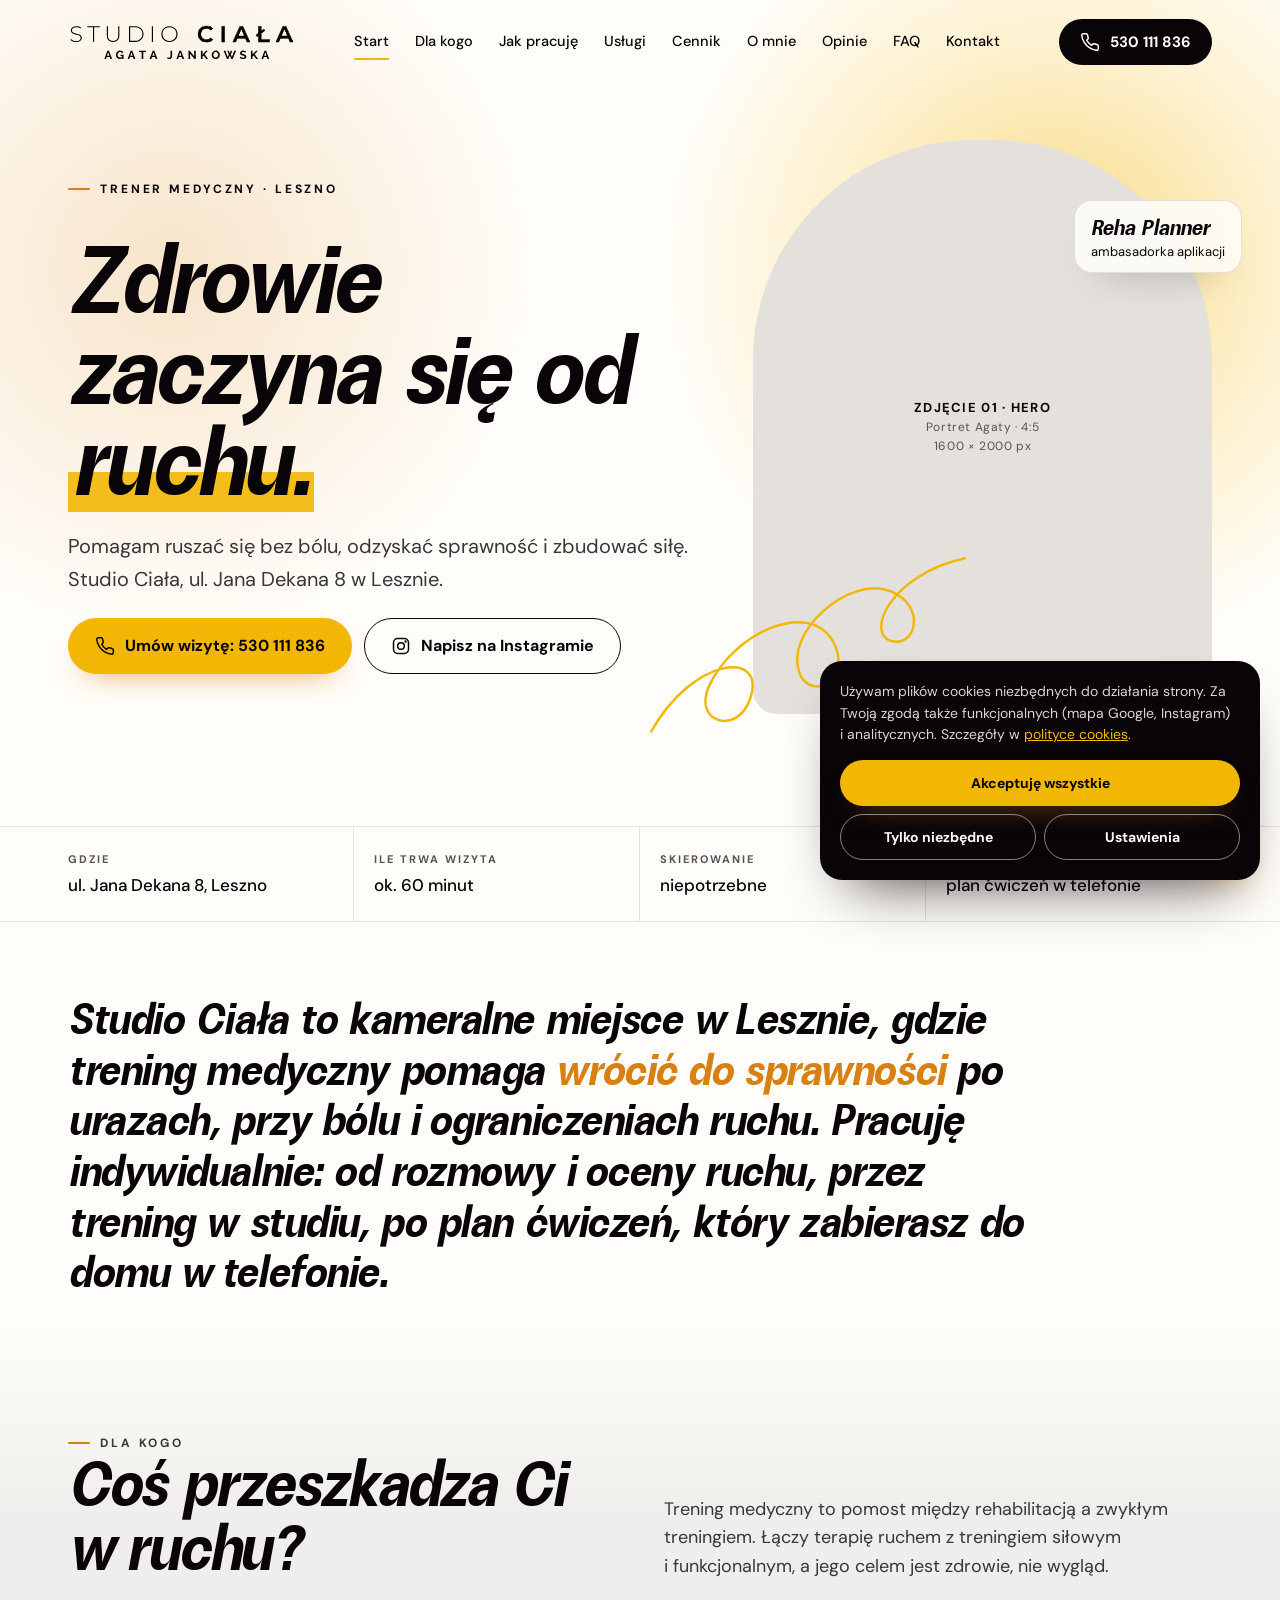
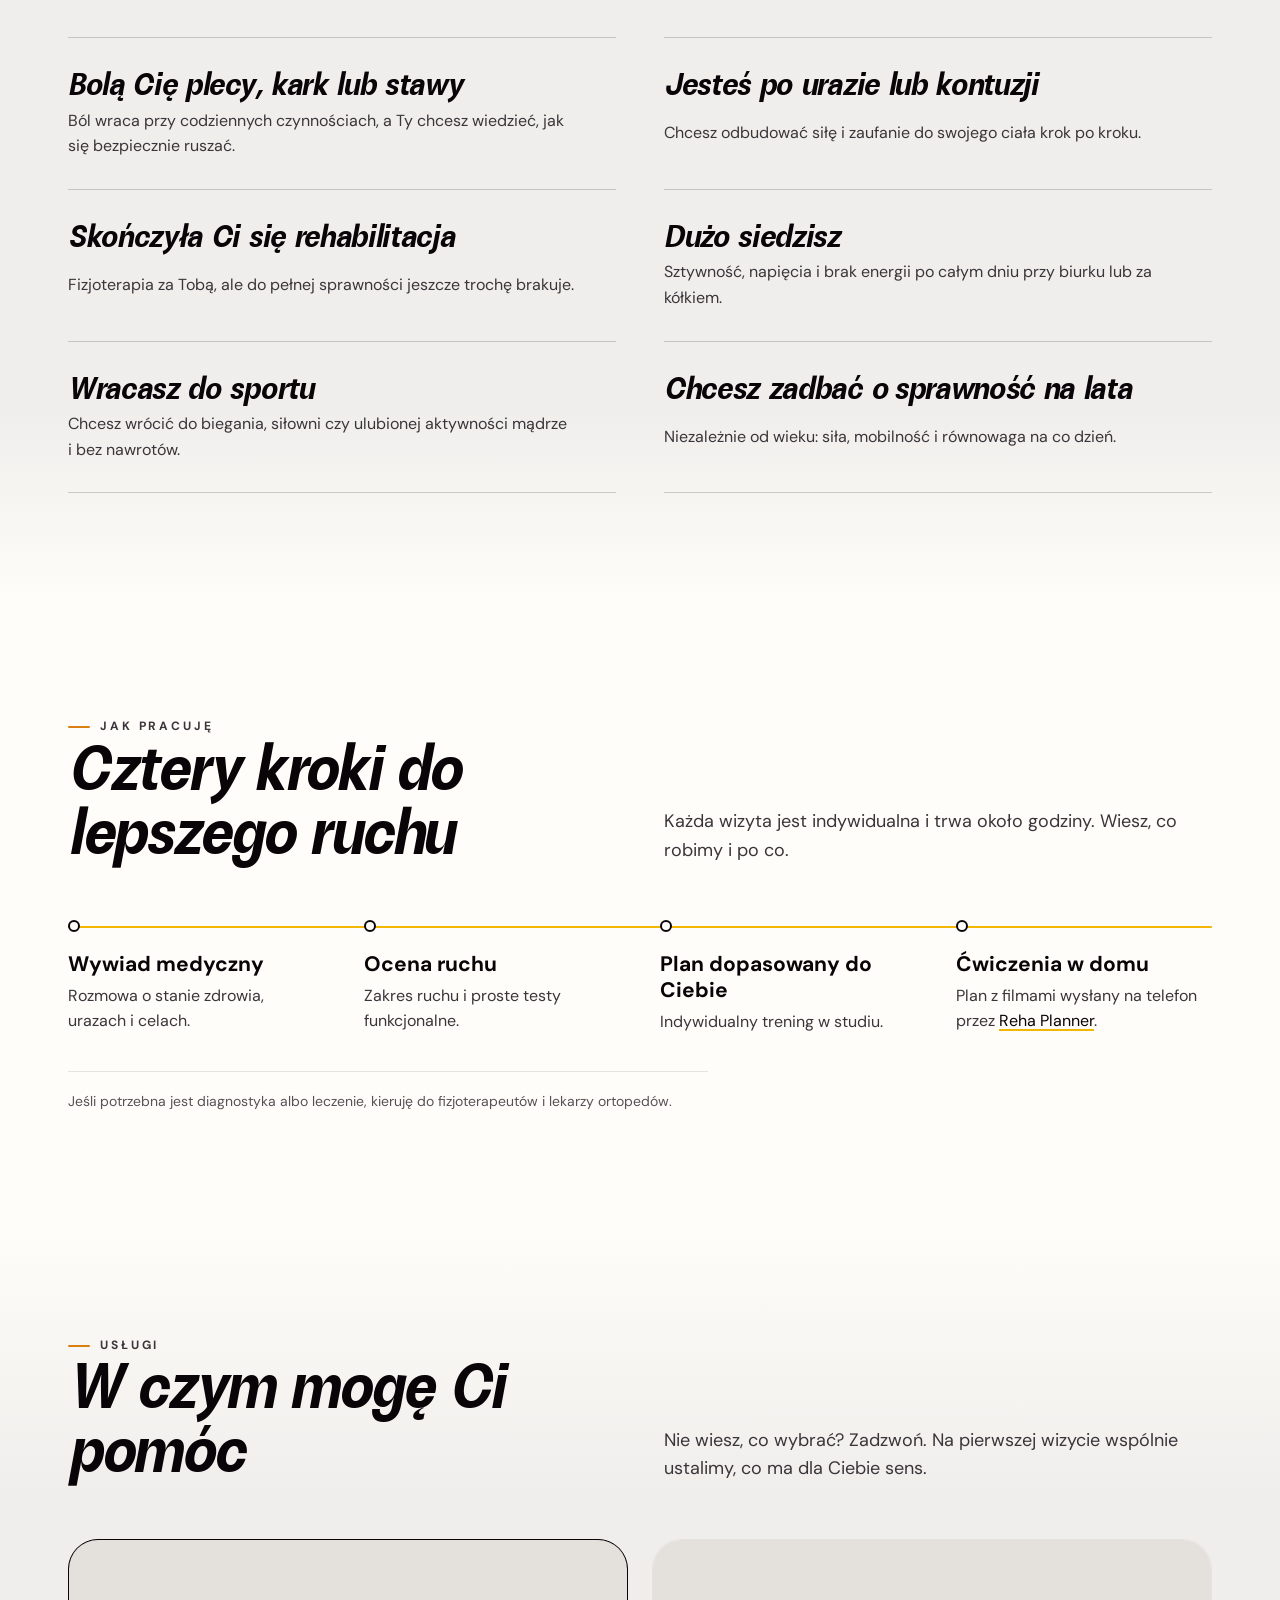
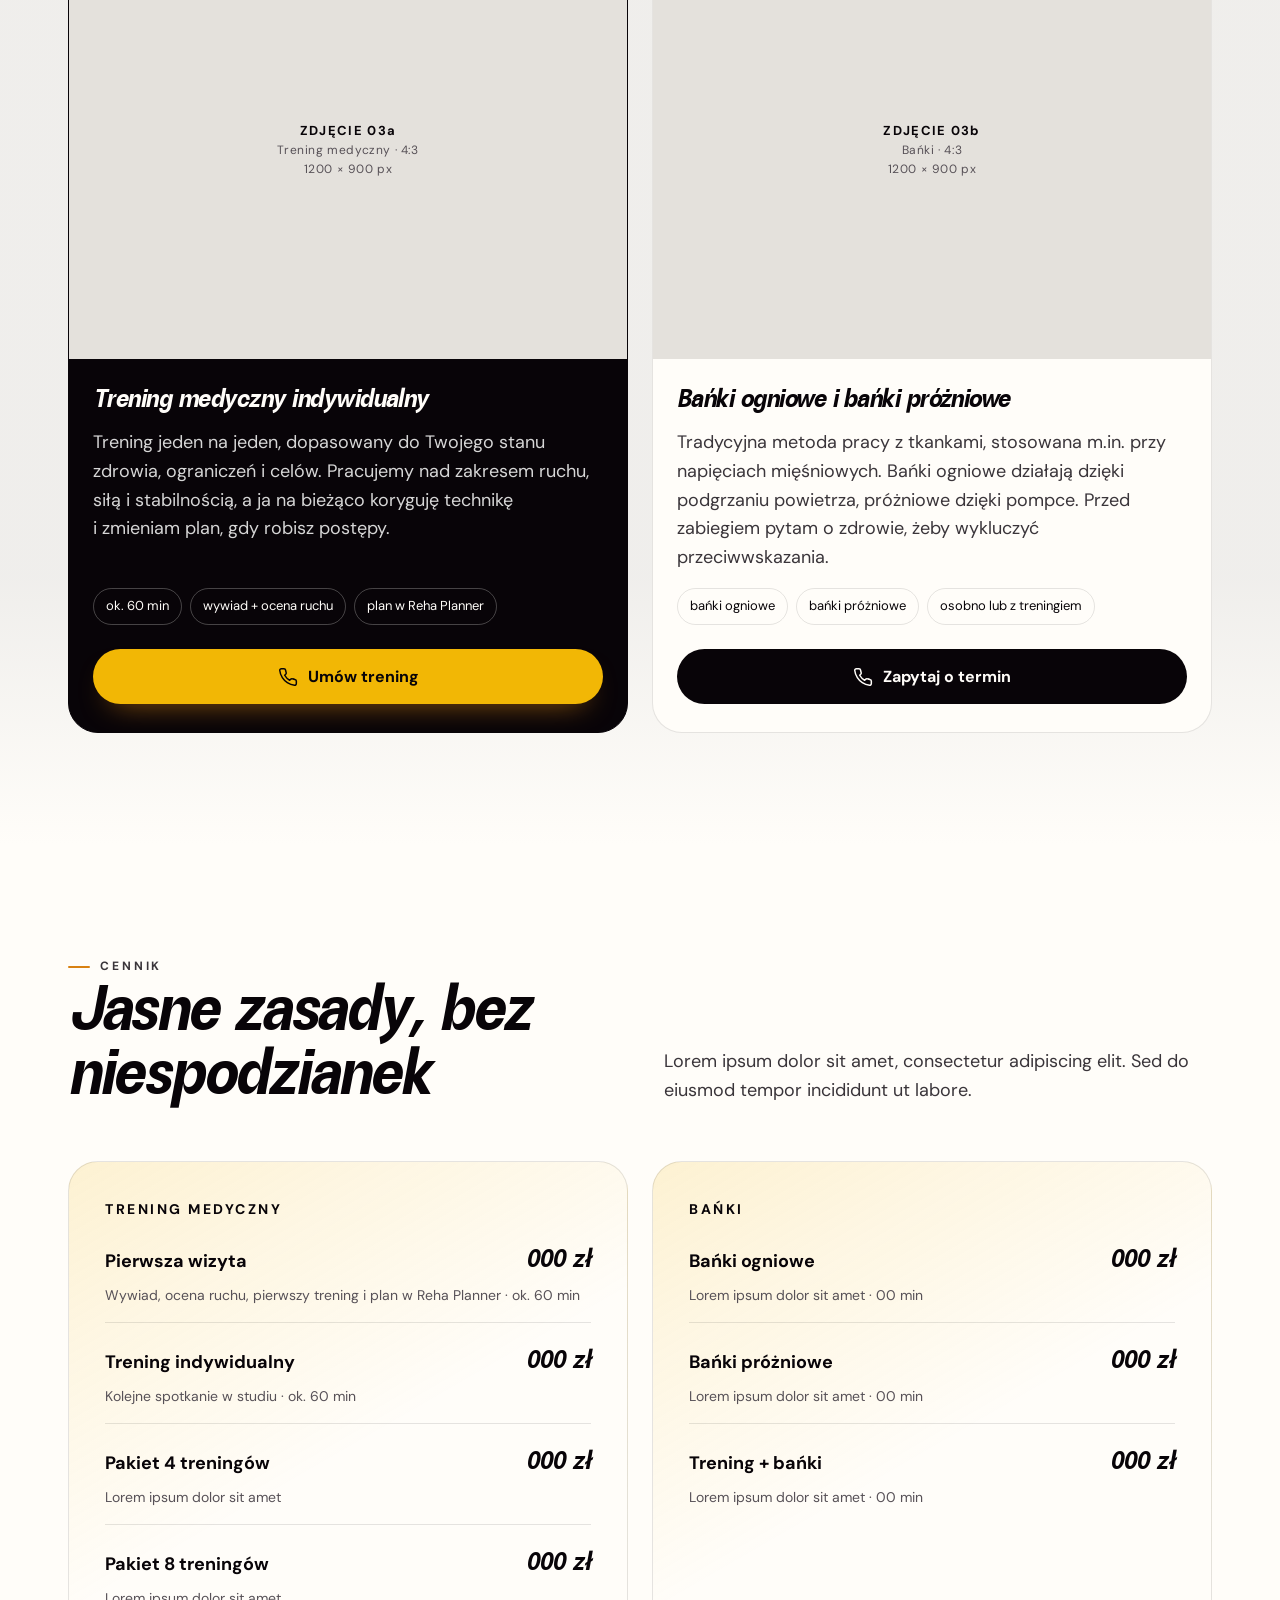
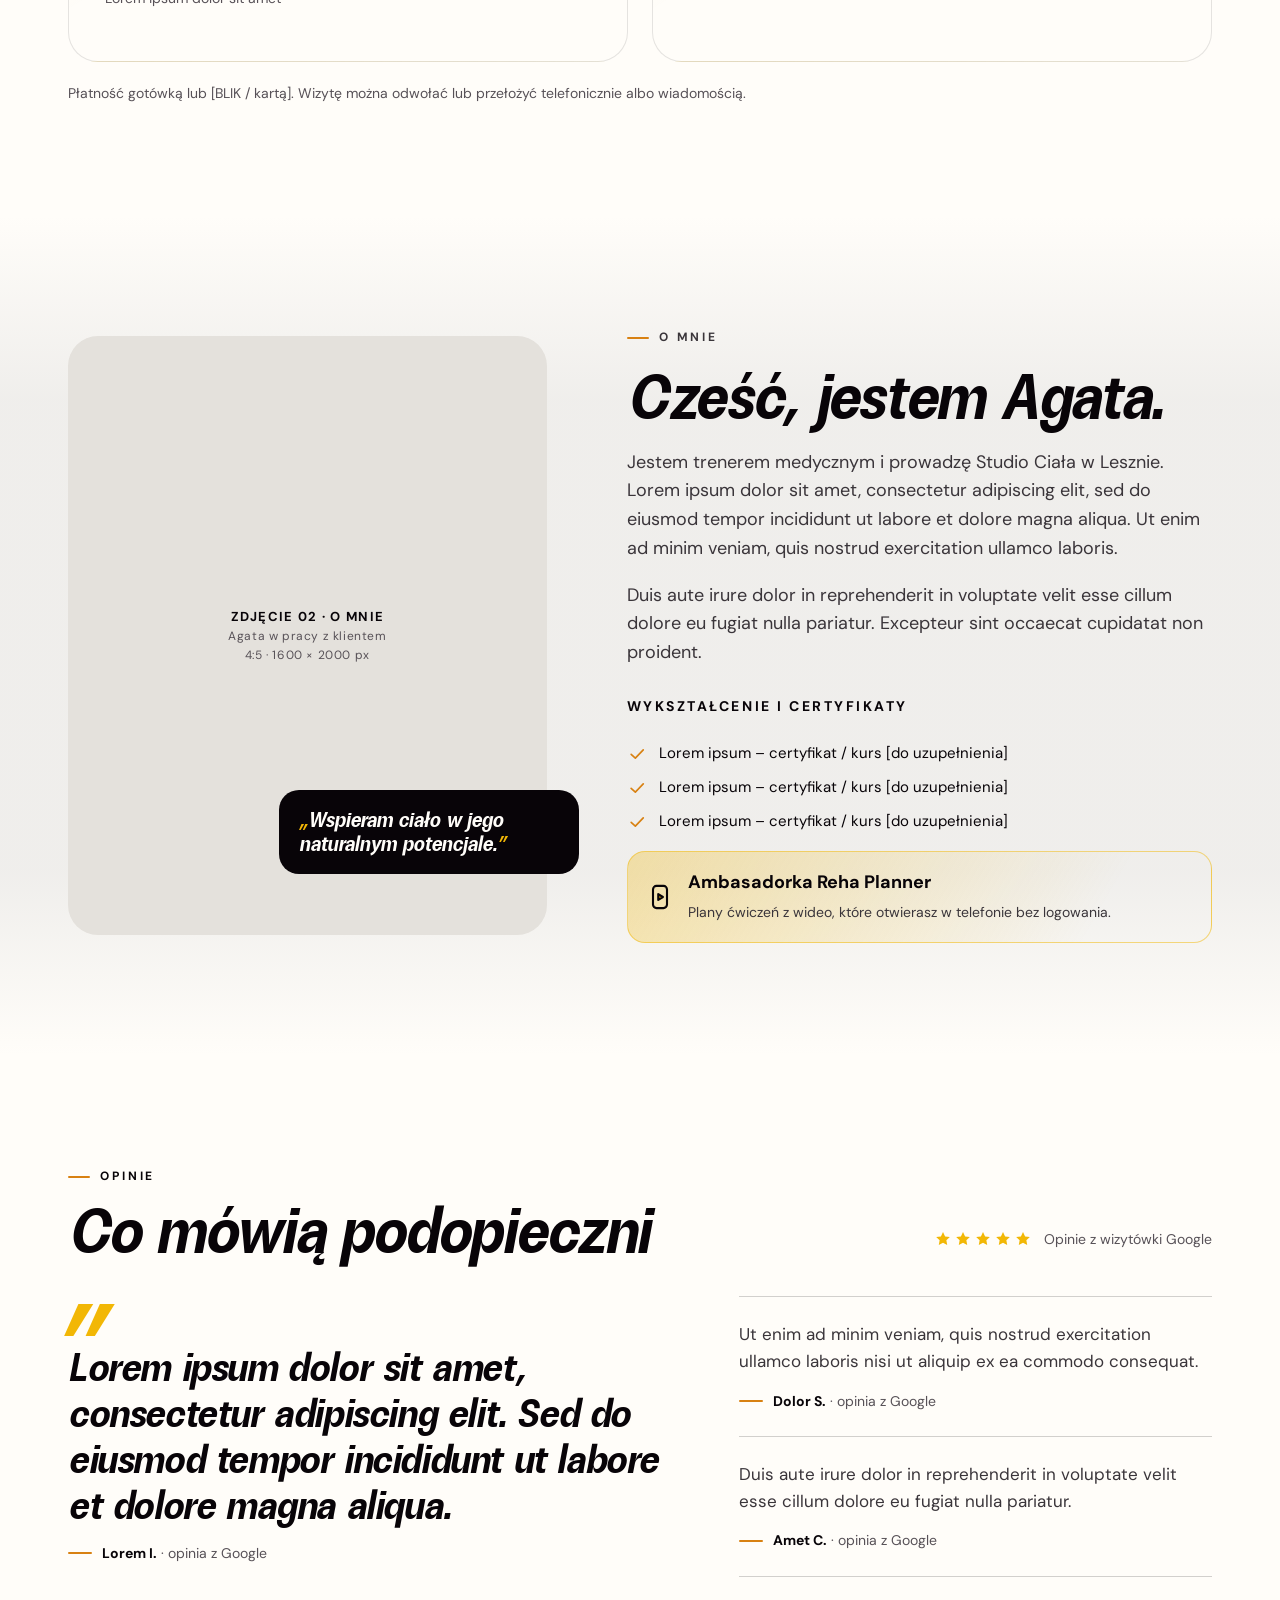
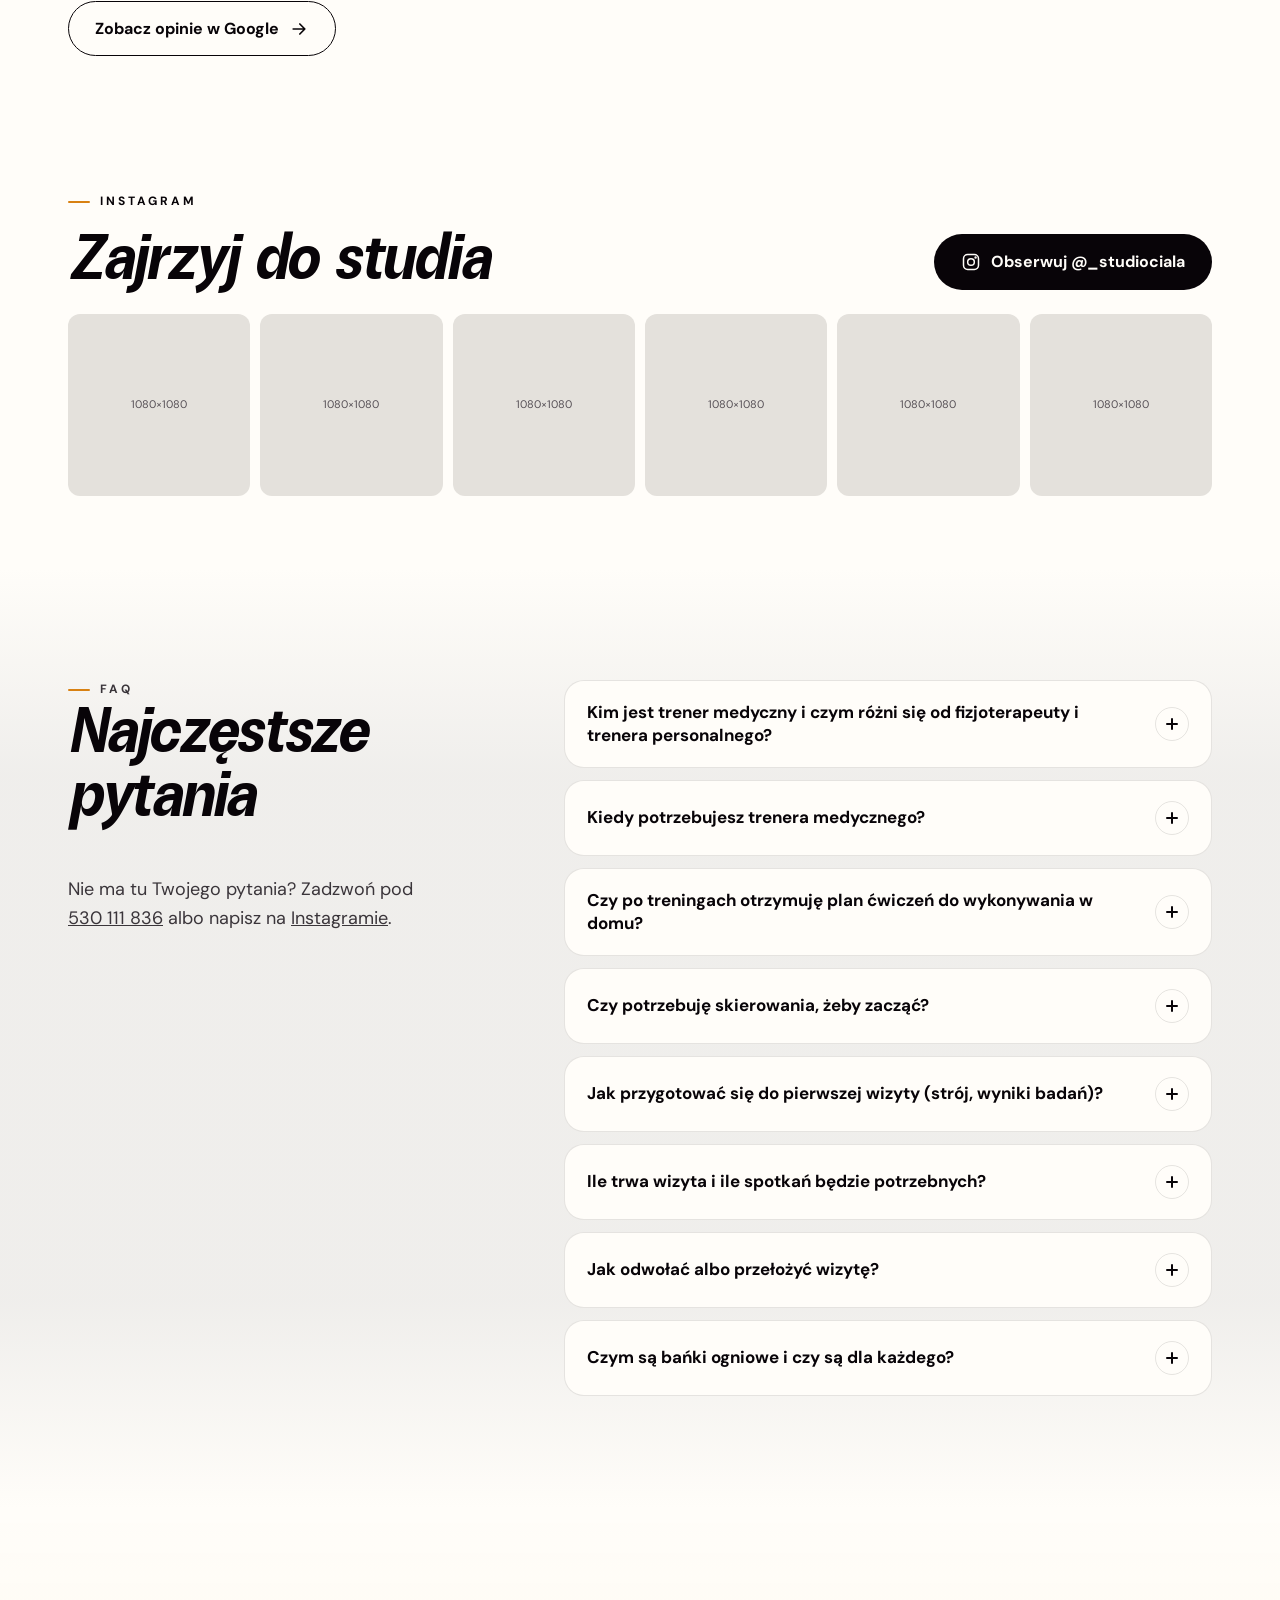
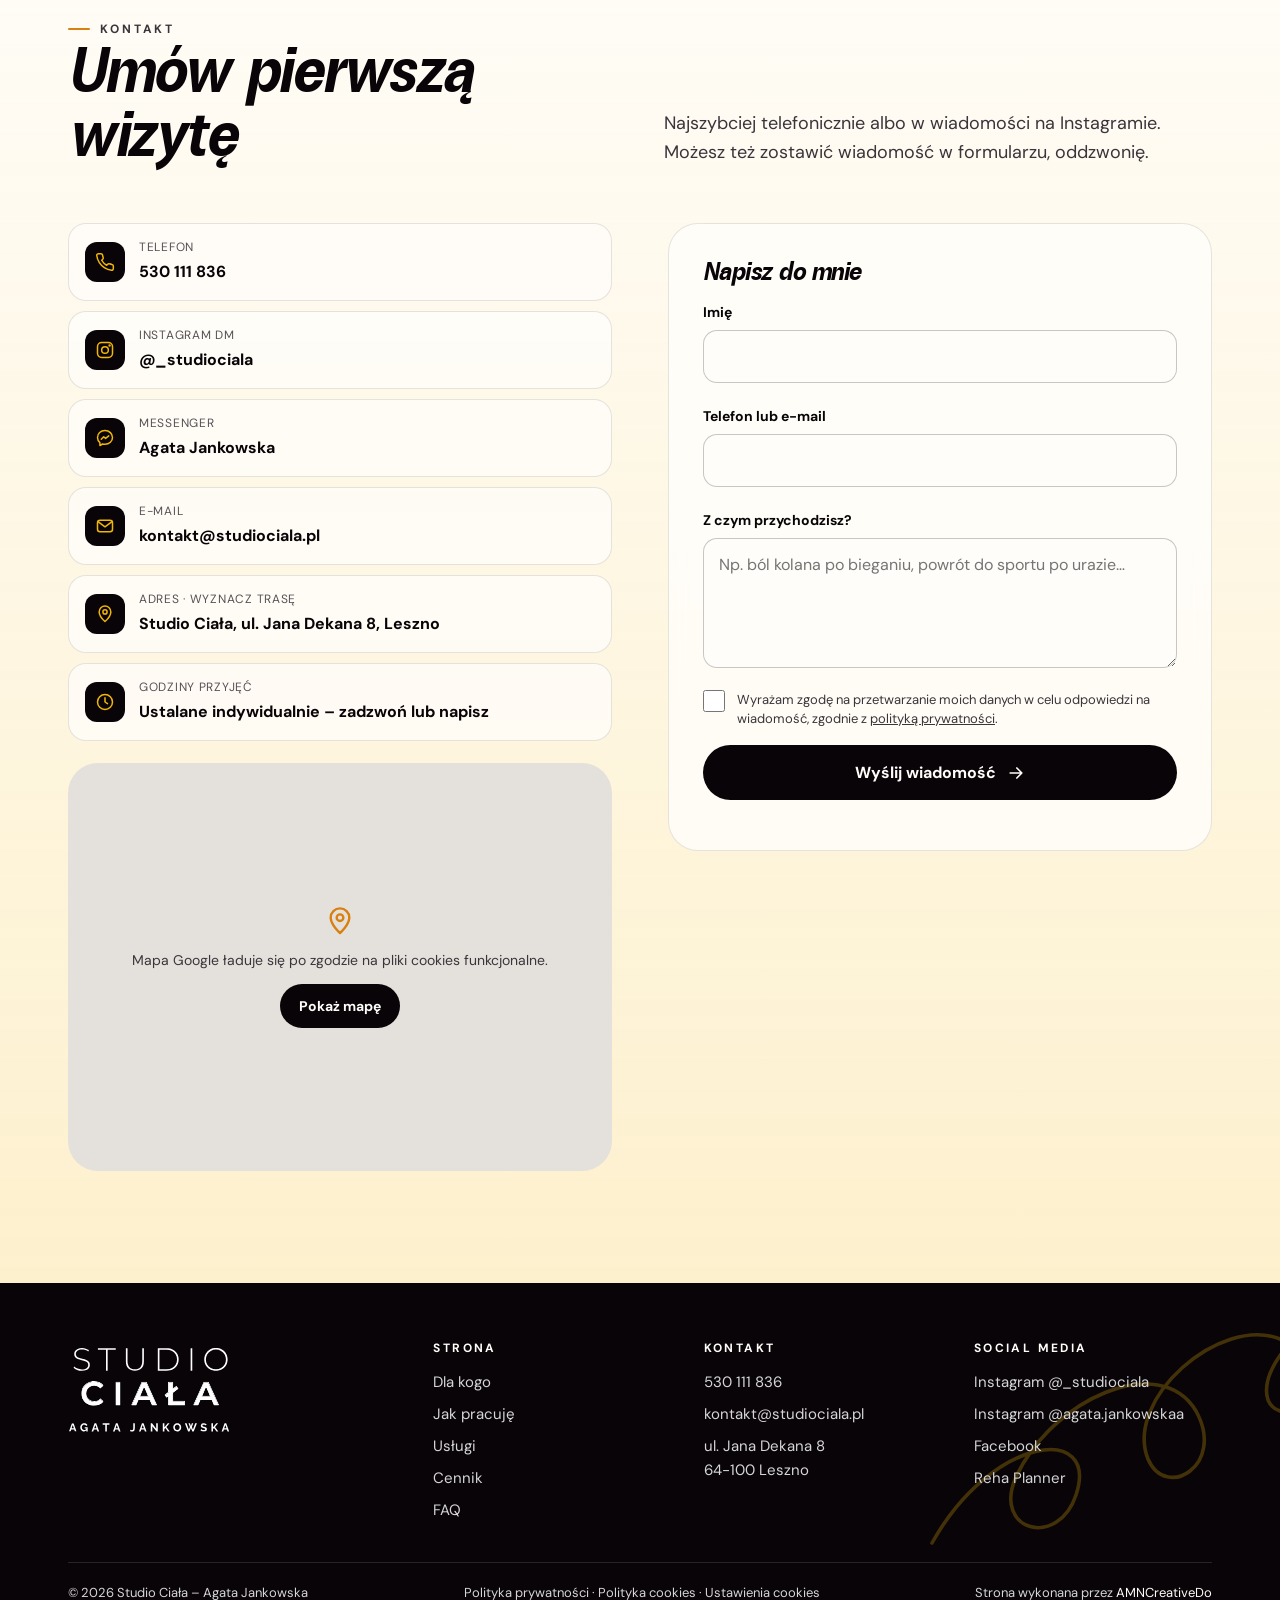
<file: index.html>
<!doctype html>
<html lang="pl">
<head>
<meta charset="utf-8">
<meta name="viewport" content="width=device-width, initial-scale=1, viewport-fit=cover">
<title>Trener medyczny Leszno – Studio Ciała | Agata Jankowska</title>
<meta name="description" content="Studio Ciała w Lesznie – trening medyczny indywidualny i bańki ogniowe. Pomagam ruszać się bez bólu, odzyskać sprawność i zbudować siłę. Zadzwoń: 530 111 836.">
<meta name="theme-color" content="#FFFDF9">
<link rel="canonical" href="https://studiociala.pl/">
<meta property="og:type" content="website">
<meta property="og:locale" content="pl_PL">
<meta property="og:site_name" content="Studio Ciała">
<meta property="og:title" content="Studio Ciała – trener medyczny w Lesznie">
<meta property="og:description" content="Pomagam ruszać się bez bólu, odzyskać sprawność i zbudować siłę. Trening medyczny i bańki ogniowe – ul. Jana Dekana 8, Leszno.">
<meta property="og:url" content="https://studiociala.pl/">
<meta property="og:image" content="https://studiociala.pl/img/og-image.jpg">
<link rel="icon" href="data:image/svg+xml,%3Csvg xmlns='http://www.w3.org/2000/svg' viewBox='0 0 64 64'%3E%3Crect width='64' height='64' rx='16' fill='%23080408'/%3E%3Cpath d='M44 22a15 15 0 1 0 0 20' fill='none' stroke='%23f2b705' stroke-width='6' stroke-linecap='round'/%3E%3C/svg%3E">
<link rel="preconnect" href="https://fonts.googleapis.com">
<link rel="preconnect" href="https://fonts.gstatic.com" crossorigin>
<link rel="stylesheet" href="https://fonts.googleapis.com/css2?family=DM+Sans:opsz,wght@9..40,400;9..40,500;9..40,700&display=swap">
<link rel="preload" href="fonts/ZTTalk-BoldItalic.ttf" as="font" type="font/ttf" crossorigin>
<link rel="stylesheet" href="css/style.css">
<script type="application/ld+json">
{
  "@context": "https://schema.org",
  "@type": "HealthAndBeautyBusiness",
  "name": "Studio Ciała – Agata Jankowska",
  "description": "Trener medyczny w Lesznie. Trening medyczny indywidualny, bańki ogniowe i próżniowe.",
  "url": "https://studiociala.pl/",
  "telephone": "+48530111836",
  "email": "kontakt@studiociala.pl",
  "image": "https://studiociala.pl/img/og-image.jpg",
  "address": {
    "@type": "PostalAddress",
    "streetAddress": "ul. Jana Dekana 8",
    "addressLocality": "Leszno",
    "postalCode": "64-100",
    "addressCountry": "PL"
  },
  "areaServed": "Leszno i okolice",
  "founder": { "@type": "Person", "name": "Agata Jankowska", "jobTitle": "Trener medyczny" },
  "sameAs": [
    "https://www.instagram.com/_studiociala/",
    "https://www.instagram.com/agata.jankowskaa/",
    "https://www.facebook.com/agata.jankowska.5458"
  ]
}
</script>
<script>document.documentElement.classList.add('js');</script>
</head>
<body>

<!-- Ikony (sprite) -->
<svg width="0" height="0" style="position:absolute" aria-hidden="true">
  <defs>
    <symbol id="i-phone" viewBox="0 0 24 24" fill="none" stroke="currentColor" stroke-width="1.8" stroke-linecap="round" stroke-linejoin="round"><path d="M22 16.9v3a2 2 0 0 1-2.2 2 19.8 19.8 0 0 1-8.6-3.1 19.5 19.5 0 0 1-6-6A19.8 19.8 0 0 1 2.1 4.2 2 2 0 0 1 4.1 2h3a2 2 0 0 1 2 1.7c.1 1 .4 1.9.7 2.8a2 2 0 0 1-.5 2.1L8 9.9a16 16 0 0 0 6 6l1.3-1.3a2 2 0 0 1 2.1-.4c.9.3 1.8.6 2.8.7a2 2 0 0 1 1.8 2z"/></symbol>
    <symbol id="i-ig" viewBox="0 0 24 24" fill="none" stroke="currentColor" stroke-width="1.8" stroke-linecap="round" stroke-linejoin="round"><rect x="3" y="3" width="18" height="18" rx="5"/><circle cx="12" cy="12" r="4"/><circle cx="17.5" cy="6.5" r=".6" fill="currentColor"/></symbol>
    <symbol id="i-msg" viewBox="0 0 24 24" fill="none" stroke="currentColor" stroke-width="1.8" stroke-linecap="round" stroke-linejoin="round"><path d="M12 3C6.8 3 3 6.7 3 11.4c0 2.5 1.1 4.6 2.9 6.1V21l3.2-1.8c.9.3 1.9.4 2.9.4 5.2 0 9-3.7 9-8.2S17.2 3 12 3z"/><path d="m7.5 13.5 3-3 2.2 2 3.8-3"/></symbol>
    <symbol id="i-mail" viewBox="0 0 24 24" fill="none" stroke="currentColor" stroke-width="1.8" stroke-linecap="round" stroke-linejoin="round"><rect x="3" y="5" width="18" height="14" rx="3"/><path d="m4 7 8 6 8-6"/></symbol>
    <symbol id="i-fb" viewBox="0 0 24 24" fill="none" stroke="currentColor" stroke-width="1.8" stroke-linecap="round" stroke-linejoin="round"><path d="M15 3h-2.5A4.5 4.5 0 0 0 8 7.5V10H5.5v4H8v7h4v-7h3l1-4h-4V7.5c0-.6.4-1 1-1h3z"/></symbol>
    <symbol id="i-pin" viewBox="0 0 24 24" fill="none" stroke="currentColor" stroke-width="1.8" stroke-linecap="round" stroke-linejoin="round"><path d="M12 21s-7-6.2-7-11.5A7 7 0 0 1 19 9.5C19 14.8 12 21 12 21z"/><circle cx="12" cy="9.5" r="2.5"/></symbol>
    <symbol id="i-clock" viewBox="0 0 24 24" fill="none" stroke="currentColor" stroke-width="1.8" stroke-linecap="round" stroke-linejoin="round"><circle cx="12" cy="12" r="9"/><path d="M12 7v5l3 2"/></symbol>
    <symbol id="i-check" viewBox="0 0 24 24" fill="none" stroke="currentColor" stroke-width="2" stroke-linecap="round" stroke-linejoin="round"><path d="M5 12.5 10 17 19.5 7"/></symbol>
    <symbol id="i-star" viewBox="0 0 24 24" fill="currentColor"><path d="m12 2.8 2.8 5.8 6.3.8-4.6 4.4 1.1 6.3L12 17.1l-5.6 3 1.1-6.3L2.9 9.4l6.3-.8z"/></symbol>
    <symbol id="i-arrow" viewBox="0 0 24 24" fill="none" stroke="currentColor" stroke-width="2" stroke-linecap="round" stroke-linejoin="round"><path d="M5 12h14M13 6l6 6-6 6"/></symbol>
    <symbol id="i-back" viewBox="0 0 24 24" fill="none" stroke="currentColor" stroke-width="1.8" stroke-linecap="round" stroke-linejoin="round"><path d="M12 3c-1.5 2-1.5 4 0 6s1.5 4 0 6-1.5 4 0 6"/><path d="M8 7h8M7.5 12h9M8 17h8"/></symbol>
    <symbol id="i-bandage" viewBox="0 0 24 24" fill="none" stroke="currentColor" stroke-width="1.8" stroke-linecap="round" stroke-linejoin="round"><rect x="2.5" y="8" width="19" height="8" rx="4" transform="rotate(-45 12 12)"/><path d="M10.5 10.5h.01M13.5 13.5h.01M13.5 10.5h.01M10.5 13.5h.01"/></symbol>
    <symbol id="i-run" viewBox="0 0 24 24" fill="none" stroke="currentColor" stroke-width="1.8" stroke-linecap="round" stroke-linejoin="round"><circle cx="14.5" cy="4.5" r="2"/><path d="m8 21 3-6 3 2v4M6 12l3-4 4 1 2 3 3 1"/><path d="m11 15-2-3"/></symbol>
    <symbol id="i-desk" viewBox="0 0 24 24" fill="none" stroke="currentColor" stroke-width="1.8" stroke-linecap="round" stroke-linejoin="round"><rect x="3" y="4" width="18" height="12" rx="2"/><path d="M8 20h8M12 16v4"/></symbol>
    <symbol id="i-bridge" viewBox="0 0 24 24" fill="none" stroke="currentColor" stroke-width="1.8" stroke-linecap="round" stroke-linejoin="round"><path d="M3 17h18M5 17V11M19 17v-6M3 11c3-4 15-4 18 0M9 17v-4.5M15 17v-4.5"/></symbol>
    <symbol id="i-leaf" viewBox="0 0 24 24" fill="none" stroke="currentColor" stroke-width="1.8" stroke-linecap="round" stroke-linejoin="round"><path d="M5 19c0-8 5-14 15-14 0 10-6 15-14 15"/><path d="M5 19 13 11"/></symbol>
    <symbol id="i-chat" viewBox="0 0 24 24" fill="none" stroke="currentColor" stroke-width="2" stroke-linecap="round" stroke-linejoin="round"><path d="M21 12a8.5 8.5 0 0 1-12.4 7.6L3 21l1.5-5.2A8.5 8.5 0 1 1 21 12z"/><path d="M8.5 12h.01M12 12h.01M15.5 12h.01"/></symbol>
    <symbol id="i-close" viewBox="0 0 24 24" fill="none" stroke="currentColor" stroke-width="2" stroke-linecap="round"><path d="M6 6l12 12M18 6 6 18"/></symbol>
    <symbol id="i-swirl" viewBox="0 0 400 300" fill="none" stroke="currentColor" stroke-width="3" stroke-linecap="round"><path d="M10 250C60 160 150 150 130 210c-15 45-70 30-50-15 30-65 120-105 150-55 25 45-25 75-40 40-20-50 60-120 110-100 45 18 30 70 0 60-30-10 0-80 90-100"/></symbol>
  </defs>
</svg>

<a class="skip-link" href="#main">Przejdź do treści</a>

<!-- ============ HEADER ============ -->
<header class="header" id="header">
  <div class="wrap header__in">
    <a class="header__logo" href="#start" aria-label="Studio Ciała – Agata Jankowska, strona główna">
      <img src="img/logo-poziom.svg" alt="Studio Ciała – Agata Jankowska" width="189" height="30">
    </a>
    <nav class="nav" aria-label="Menu główne">
      <ul>
        <li><a href="#start">Start</a></li>
        <li><a href="#dla-kogo">Dla kogo</a></li>
        <li><a href="#jak-pracuje">Jak pracuję</a></li>
        <li><a href="#uslugi">Usługi</a></li>
        <li><a href="#cennik">Cennik</a></li>
        <li><a href="#o-mnie">O mnie</a></li>
        <li><a href="#opinie">Opinie</a></li>
        <li><a href="#faq">FAQ</a></li>
        <li><a href="#kontakt">Kontakt</a></li>
      </ul>
    </nav>
    <a class="btn btn--dark header__cta" href="tel:+48530111836"><svg aria-hidden="true"><use href="#i-phone"/></svg>530 111 836</a>
    <button class="burger" type="button" aria-label="Otwórz menu" aria-expanded="false" aria-controls="mobile-menu"><span></span><span></span></button>
  </div>
</header>

<div class="mobile-menu" id="mobile-menu" aria-hidden="true">
  <nav aria-label="Menu mobilne">
    <ul>
      <li><a href="#start">Start</a></li>
      <li><a href="#dla-kogo">Dla kogo</a></li>
      <li><a href="#jak-pracuje">Jak pracuję</a></li>
      <li><a href="#uslugi">Usługi</a></li>
      <li><a href="#cennik">Cennik</a></li>
      <li><a href="#o-mnie">O mnie</a></li>
      <li><a href="#opinie">Opinie</a></li>
      <li><a href="#faq">FAQ</a></li>
      <li><a href="#kontakt">Kontakt</a></li>
    </ul>
  </nav>
  <div class="btn-row">
    <a class="btn btn--yellow" href="tel:+48530111836"><svg aria-hidden="true"><use href="#i-phone"/></svg>Zadzwoń: 530 111 836</a>
    <a class="btn btn--ghost" href="https://ig.me/m/_studiociala" target="_blank" rel="noopener"><svg aria-hidden="true"><use href="#i-ig"/></svg>Napisz na Instagramie</a>
  </div>
</div>

<main id="main">

<!-- ============ START ============ -->
<section class="hero" id="start" aria-labelledby="hero-title">
  <div class="hero__glow" aria-hidden="true"></div>
  <div class="hero__glow hero__glow--2" aria-hidden="true"></div>
  <div class="wrap hero__grid">
    <div class="hero__text">
      <p class="kicker rise">Trener medyczny · Leszno</p>
      <h1 class="h1 rise d1" id="hero-title">Zdrowie zaczyna się od <span class="mark">ruchu.</span></h1>
      <p class="lead rise d2">Pomagam ruszać się bez bólu, odzyskać sprawność i zbudować siłę. Studio Ciała, ul.&#160;Jana Dekana 8 w Lesznie.</p>
      <div class="btn-row rise d3">
        <a class="btn btn--yellow" href="tel:+48530111836"><svg aria-hidden="true"><use href="#i-phone"/></svg>Umów wizytę: 530 111 836</a>
        <a class="btn btn--ghost" href="https://ig.me/m/_studiociala" target="_blank" rel="noopener"><svg aria-hidden="true"><use href="#i-ig"/></svg>Napisz na Instagramie</a>
      </div>
    </div>
    <div class="hero__media rise d2">
      <svg class="hero__swirl" aria-hidden="true" viewBox="0 0 400 300" fill="none" stroke="#f2b705" stroke-width="3" stroke-linecap="round"><path d="M10 250C60 160 150 150 130 210c-15 45-70 30-50-15 30-65 120-105 150-55 25 45-25 75-40 40-20-50 60-120 110-100 45 18 30 70 0 60-30-10 0-80 90-100"/></svg>
      <!-- ZDJĘCIE 01 · HERO – portret Agaty, 4:5, 1600×2000 px. Podmień na: <img src="img/hero.jpg" alt="Agata Jankowska, trener medyczny" width="1600" height="2000"> -->
      <div class="ph ph--yellow hero__photo" role="img" aria-label="Miejsce na zdjęcie Agaty Jankowskiej">
        <span><strong>ZDJĘCIE 01 · HERO</strong>Portret Agaty · 4:5<br>1600 × 2000 px</span>
      </div>
      <div class="hero__badge"><b>Reha Planner</b>ambasadorka aplikacji</div>
    </div>
  </div>
</section>

<div class="facts" aria-label="Najważniejsze informacje">
  <dl class="wrap facts__in">
    <div class="facts__item reveal"><dt>Gdzie</dt><dd>ul. Jana Dekana 8, Leszno</dd></div>
    <div class="facts__item reveal" data-delay="1"><dt>Ile trwa wizyta</dt><dd>ok. 60 minut</dd></div>
    <div class="facts__item reveal" data-delay="2"><dt>Skierowanie</dt><dd>niepotrzebne</dd></div>
    <div class="facts__item reveal" data-delay="3"><dt>Między wizytami</dt><dd>plan ćwiczeń w telefonie</dd></div>
  </dl>
</div>

<!-- ============ O STUDIU ============ -->
<section class="intro" aria-label="O Studiu Ciała">
  <div class="wrap">
    <p class="intro__text reveal">Studio Ciała to kameralne miejsce w&#160;Lesznie, gdzie trening medyczny pomaga <em>wrócić do sprawności</em> po urazach, przy bólu i&#160;ograniczeniach ruchu. Pracuję indywidualnie: od rozmowy i&#160;oceny ruchu, przez trening w studiu, po plan ćwiczeń, który zabierasz do domu w&#160;telefonie.</p>
  </div>
</section>

<!-- ============ DLA KOGO ============ -->
<section class="section bg-fade" id="dla-kogo" aria-labelledby="dla-kogo-title">
  <div class="wrap">
    <div class="section-head">
      <div>
        <p class="kicker">Dla kogo</p>
        <h2 class="h2 reveal" id="dla-kogo-title">Coś przeszkadza Ci w&#160;ruchu?</h2>
      </div>
      <p class="reveal" data-delay="1">Trening medyczny to pomost między rehabilitacją a&#160;zwykłym treningiem. Łączy terapię ruchem z&#160;treningiem siłowym i&#160;funkcjonalnym, a&#160;jego celem jest zdrowie, nie wygląd.</p>
    </div>
    <ul class="who">
      <li class="who__item reveal"><h3>Bolą Cię plecy, kark lub stawy</h3><p>Ból wraca przy codziennych czynnościach, a&#160;Ty chcesz wiedzieć, jak się bezpiecznie ruszać.</p></li>
      <li class="who__item reveal" data-delay="1"><h3>Jesteś po urazie lub kontuzji</h3><p>Chcesz odbudować siłę i&#160;zaufanie do swojego ciała krok po kroku.</p></li>
      <li class="who__item reveal"><h3>Skończyła Ci się rehabilitacja</h3><p>Fizjoterapia za Tobą, ale do pełnej sprawności jeszcze trochę brakuje.</p></li>
      <li class="who__item reveal" data-delay="1"><h3>Dużo siedzisz</h3><p>Sztywność, napięcia i&#160;brak energii po całym dniu przy biurku lub za kółkiem.</p></li>
      <li class="who__item reveal"><h3>Wracasz do sportu</h3><p>Chcesz wrócić do biegania, siłowni czy ulubionej aktywności mądrze i&#160;bez nawrotów.</p></li>
      <li class="who__item reveal" data-delay="1"><h3>Chcesz zadbać o&#160;sprawność na lata</h3><p>Niezależnie od wieku: siła, mobilność i&#160;równowaga na co dzień.</p></li>
    </ul>
  </div>
</section>

<!-- ============ JAK PRACUJĘ ============ -->
<section class="section" id="jak-pracuje" aria-labelledby="jak-title">
  <div class="wrap">
    <div class="section-head">
      <div>
        <p class="kicker">Jak pracuję</p>
        <h2 class="h2 reveal" id="jak-title">Cztery kroki do lepszego ruchu</h2>
      </div>
      <p class="reveal" data-delay="1">Każda wizyta jest indywidualna i&#160;trwa około godziny. Wiesz, co robimy i&#160;po co.</p>
    </div>
    <ol class="steps reveal">
      <li class="step"><h3>Wywiad medyczny</h3><p>Rozmowa o&#160;stanie zdrowia, urazach i&#160;celach.</p></li>
      <li class="step"><h3>Ocena ruchu</h3><p>Zakres ruchu i&#160;proste testy funkcjonalne.</p></li>
      <li class="step"><h3>Plan dopasowany do Ciebie</h3><p>Indywidualny trening w&#160;studiu.</p></li>
      <li class="step"><h3>Ćwiczenia w&#160;domu</h3><p>Plan z&#160;filmami wysłany na telefon przez <a href="https://rehaplanner.com/" target="_blank" rel="noopener">Reha Planner</a>.</p></li>
    </ol>
    <p class="steps__note">Jeśli potrzebna jest diagnostyka albo leczenie, kieruję do fizjoterapeutów i&#160;lekarzy ortopedów.</p>
  </div>
</section>

<!-- ============ USŁUGI ============ -->
<section class="section bg-fade" id="uslugi" aria-labelledby="uslugi-title">
  <div class="wrap">
    <div class="section-head">
      <div>
        <p class="kicker">Usługi</p>
        <h2 class="h2 reveal" id="uslugi-title">W czym mogę Ci pomóc</h2>
      </div>
      <p class="reveal" data-delay="1">Nie wiesz, co wybrać? Zadzwoń. Na pierwszej wizycie wspólnie ustalimy, co ma dla Ciebie sens.</p>
    </div>
    <div class="services">
      <article class="service service--dark reveal">
        <!-- ZDJĘCIE 03a – trening 1:1, 4:3, 1200×900 px -->
        <div class="ph"><span><strong>ZDJĘCIE 03a</strong>Trening medyczny · 4:3<br>1200 × 900 px</span></div>
        <div class="service__body">
          <h3 class="h3">Trening medyczny indywidualny</h3>
          <p>Trening jeden na jeden, dopasowany do Twojego stanu zdrowia, ograniczeń i&#160;celów. Pracujemy nad zakresem ruchu, siłą i&#160;stabilnością, a&#160;ja na bieżąco koryguję technikę i&#160;zmieniam plan, gdy robisz postępy.</p>
          <ul class="service__tags"><li>ok. 60 min</li><li>wywiad + ocena ruchu</li><li>plan w Reha Planner</li></ul>
          <a class="btn btn--yellow" href="tel:+48530111836"><svg aria-hidden="true"><use href="#i-phone"/></svg>Umów trening</a>
        </div>
      </article>
      <article class="service reveal" data-delay="1">
        <!-- ZDJĘCIE 03b – bańki, 4:3, 1200×900 px -->
        <div class="ph ph--cream"><span><strong>ZDJĘCIE 03b</strong>Bańki · 4:3<br>1200 × 900 px</span></div>
        <div class="service__body">
          <h3 class="h3">Bańki ogniowe i&#160;bańki próżniowe</h3>
          <p>Tradycyjna metoda pracy z&#160;tkankami, stosowana m.in. przy napięciach mięśniowych. Bańki ogniowe działają dzięki podgrzaniu powietrza, próżniowe dzięki pompce. Przed zabiegiem pytam o&#160;zdrowie, żeby wykluczyć przeciwwskazania.</p>
          <ul class="service__tags"><li>bańki ogniowe</li><li>bańki próżniowe</li><li>osobno lub z treningiem</li></ul>
          <a class="btn btn--dark" href="tel:+48530111836"><svg aria-hidden="true"><use href="#i-phone"/></svg>Zapytaj o termin</a>
        </div>
      </article>
    </div>
  </div>
</section>

<!-- ============ CENNIK ============ -->
<section class="section" id="cennik" aria-labelledby="cennik-title">
  <div class="wrap">
    <div class="section-head">
      <div>
        <p class="kicker">Cennik</p>
        <h2 class="h2 reveal" id="cennik-title">Jasne zasady, bez niespodzianek</h2>
      </div>
      <p class="reveal" data-delay="1">Lorem ipsum dolor sit amet, consectetur adipiscing elit. Sed do eiusmod tempor incididunt ut labore.</p>
    </div>
    <div class="pricing">
      <div class="price-card reveal">
        <h3>Trening medyczny</h3>
        <ul class="price-list">
          <li><span class="name">Pierwsza wizyta</span><span class="price">000 zł</span><span class="desc">Wywiad, ocena ruchu, pierwszy trening i plan w Reha Planner · ok. 60 min</span></li>
          <li><span class="name">Trening indywidualny</span><span class="price">000 zł</span><span class="desc">Kolejne spotkanie w studiu · ok. 60 min</span></li>
          <li><span class="name">Pakiet 4 treningów</span><span class="price">000 zł</span><span class="desc">Lorem ipsum dolor sit amet</span></li>
          <li><span class="name">Pakiet 8 treningów</span><span class="price">000 zł</span><span class="desc">Lorem ipsum dolor sit amet</span></li>
        </ul>
      </div>
      <div class="price-card reveal" data-delay="1">
        <h3>Bańki</h3>
        <ul class="price-list">
          <li><span class="name">Bańki ogniowe</span><span class="price">000 zł</span><span class="desc">Lorem ipsum dolor sit amet · 00 min</span></li>
          <li><span class="name">Bańki próżniowe</span><span class="price">000 zł</span><span class="desc">Lorem ipsum dolor sit amet · 00 min</span></li>
          <li><span class="name">Trening + bańki</span><span class="price">000 zł</span><span class="desc">Lorem ipsum dolor sit amet · 00 min</span></li>
        </ul>
      </div>
    </div>
    <p class="pricing__note">Płatność gotówką lub [BLIK / kartą]. Wizytę można odwołać lub przełożyć telefonicznie albo wiadomością.</p>
  </div>
</section>

<!-- ============ O MNIE ============ -->
<section class="section bg-fade" id="o-mnie" aria-labelledby="o-mnie-title">
  <div class="wrap about__grid">
    <div class="about__media reveal">
      <!-- ZDJĘCIE 02 – Agata w pracy, 4:5, 1600×2000 px -->
      <div class="ph ph--cream about__photo"><span><strong>ZDJĘCIE 02 · O MNIE</strong>Agata w pracy z klientem<br>4:5 · 1600 × 2000 px</span></div>
      <p class="about__quote">Wspieram ciało w&#160;jego naturalnym potencjale.</p>
    </div>
    <div class="about__text">
      <p class="kicker">O mnie</p>
      <h2 class="h2 reveal" id="o-mnie-title">Cześć, jestem Agata.</h2>
      <p class="reveal" data-delay="1">Jestem trenerem medycznym i&#160;prowadzę Studio Ciała w&#160;Lesznie. Lorem ipsum dolor sit amet, consectetur adipiscing elit, sed do eiusmod tempor incididunt ut labore et dolore magna aliqua. Ut enim ad minim veniam, quis nostrud exercitation ullamco laboris.</p>
      <p class="reveal" data-delay="1">Duis aute irure dolor in reprehenderit in voluptate velit esse cillum dolore eu fugiat nulla pariatur. Excepteur sint occaecat cupidatat non proident.</p>
      <h3 style="margin: 10px 0 0; font-size: 14px; letter-spacing: .18em; text-transform: uppercase;">Wykształcenie i certyfikaty</h3>
      <ul class="certs">
        <li><svg aria-hidden="true"><use href="#i-check"/></svg>Lorem ipsum – certyfikat / kurs [do uzupełnienia]</li>
        <li><svg aria-hidden="true"><use href="#i-check"/></svg>Lorem ipsum – certyfikat / kurs [do uzupełnienia]</li>
        <li><svg aria-hidden="true"><use href="#i-check"/></svg>Lorem ipsum – certyfikat / kurs [do uzupełnienia]</li>
      </ul>
      <a class="rp-badge" href="https://rehaplanner.com/" target="_blank" rel="noopener">
        <svg aria-hidden="true" viewBox="0 0 24 24" fill="none" stroke="#080408" stroke-width="1.8" stroke-linecap="round" stroke-linejoin="round"><rect x="6" y="2.5" width="12" height="19" rx="3"/><path d="m10.5 9.5 4 2.5-4 2.5z" fill="#f2b705"/></svg>
        <div><b>Ambasadorka Reha Planner</b><span>Plany ćwiczeń z wideo, które otwierasz w telefonie bez logowania.</span></div>
      </a>
    </div>
  </div>
</section>

<!-- ============ OPINIE ============ -->
<section class="section" id="opinie" aria-labelledby="opinie-title">
  <div class="wrap">
    <div class="reviews__head">
      <div>
        <p class="kicker">Opinie</p>
        <h2 class="h2 reveal" id="opinie-title">Co mówią podopieczni</h2>
      </div>
      <p class="g-rating"><span class="stars" aria-hidden="true"><svg><use href="#i-star"/></svg><svg><use href="#i-star"/></svg><svg><use href="#i-star"/></svg><svg><use href="#i-star"/></svg><svg><use href="#i-star"/></svg></span>Opinie z&#160;wizytówki Google</p>
    </div>
    <!-- Tu wpinamy widget opinii z Google (np. Elfsight / Trustindex) po założeniu wizytówki. Poniższe karty to placeholdery. -->
    <div class="reviews">
      <figure class="review review--main reveal"><blockquote>Lorem ipsum dolor sit amet, consectetur adipiscing elit. Sed do eiusmod tempor incididunt ut labore et dolore magna aliqua.</blockquote><figcaption><span><b>Lorem I.</b> · opinia z Google</span></figcaption></figure>
      <div class="reviews__side">
        <figure class="review reveal" data-delay="1"><blockquote>Ut enim ad minim veniam, quis nostrud exercitation ullamco laboris nisi ut aliquip ex ea commodo consequat.</blockquote><figcaption><span><b>Dolor S.</b> · opinia z Google</span></figcaption></figure>
        <figure class="review reveal" data-delay="2"><blockquote>Duis aute irure dolor in reprehenderit in voluptate velit esse cillum dolore eu fugiat nulla pariatur.</blockquote><figcaption><span><b>Amet C.</b> · opinia z Google</span></figcaption></figure>
      </div>
    </div>
    <div class="reviews__cta">
      <a class="btn btn--ghost" href="https://www.google.com/search?q=Studio+Cia%C5%82a+Agata+Jankowska+Leszno" target="_blank" rel="noopener">Zobacz opinie w Google<svg aria-hidden="true"><use href="#i-arrow"/></svg></a>
    </div>
  </div>
</section>

<!-- ============ INSTAGRAM ============ -->
<section class="insta" aria-labelledby="ig-title">
  <div class="wrap">
    <div class="insta__head">
      <div>
        <p class="kicker">Instagram</p>
        <h2 class="h2 reveal" id="ig-title">Zajrzyj do studia</h2>
      </div>
      <a class="btn btn--dark" href="https://www.instagram.com/_studiociala/" target="_blank" rel="noopener"><svg aria-hidden="true"><use href="#i-ig"/></svg>Obserwuj @_studiociala</a>
    </div>
    <!-- Widget Instagrama (np. Behold.so / LightWidget / Elfsight) ładuje się po zgodzie na cookies funkcjonalne – patrz js/main.js → INSTAGRAM_WIDGET. Do tego czasu kafelki linkują do profilu. -->
    <div class="insta__grid" id="insta-feed">
      <a class="insta__tile" href="https://www.instagram.com/_studiociala/" target="_blank" rel="noopener" aria-label="Post na Instagramie @_studiociala"><span>1080×1080</span></a>
      <a class="insta__tile" href="https://www.instagram.com/_studiociala/" target="_blank" rel="noopener" aria-label="Post na Instagramie @_studiociala"><span>1080×1080</span></a>
      <a class="insta__tile" href="https://www.instagram.com/_studiociala/" target="_blank" rel="noopener" aria-label="Post na Instagramie @_studiociala"><span>1080×1080</span></a>
      <a class="insta__tile" href="https://www.instagram.com/_studiociala/" target="_blank" rel="noopener" aria-label="Post na Instagramie @_studiociala"><span>1080×1080</span></a>
      <a class="insta__tile" href="https://www.instagram.com/_studiociala/" target="_blank" rel="noopener" aria-label="Post na Instagramie @_studiociala"><span>1080×1080</span></a>
      <a class="insta__tile" href="https://www.instagram.com/_studiociala/" target="_blank" rel="noopener" aria-label="Post na Instagramie @_studiociala"><span>1080×1080</span></a>
    </div>
  </div>
</section>

<!-- ============ FAQ ============ -->
<section class="section bg-fade" id="faq" aria-labelledby="faq-title">
  <div class="wrap faq-wrap">
    <div class="section-head">
      <div>
        <p class="kicker">FAQ</p>
        <h2 class="h2 reveal" id="faq-title">Najczęstsze pytania</h2>
      </div>
      <p>Nie ma tu Twojego pytania? Zadzwoń pod <a href="tel:+48530111836">530 111 836</a> albo napisz na <a href="https://ig.me/m/_studiociala" target="_blank" rel="noopener">Instagramie</a>.</p>
    </div>
    <div class="faq">
      <details>
        <summary>Kim jest trener medyczny i czym różni się od fizjoterapeuty i trenera personalnego?<span class="pm" aria-hidden="true"></span></summary>
        <div class="faq__answer">
          <p>Trener medyczny łączy wiedzę o&#160;anatomii, fizjologii i&#160;rehabilitacji z&#160;treningiem siłowym i&#160;funkcjonalnym. Pracuje z&#160;osobami, które mają bóle, ograniczenia ruchu albo są po urazach.</p>
          <p><b>Fizjoterapeuta</b> diagnozuje i&#160;leczy, np. terapią manualną czy zabiegami. <b>Trener personalny</b> pracuje głównie ze zdrowymi osobami nad sylwetką i&#160;kondycją. <b>Trener medyczny</b> jest pomiędzy: przez dobrze dobrany ruch pomaga wrócić do sprawności i&#160;zbudować siłę, a&#160;gdy potrzebne jest leczenie, kieruje do specjalisty.</p>
        </div>
      </details>
      <details>
        <summary>Kiedy potrzebujesz trenera medycznego?<span class="pm" aria-hidden="true"></span></summary>
        <div class="faq__answer">
          <p>Gdy coś przeszkadza Ci w&#160;ruchu, na przykład:</p>
          <ul><li>wracający ból pleców, karku lub stawów,</li><li>jesteś po urazie albo skończonej rehabilitacji i&#160;chcesz wrócić do pełnej sprawności,</li><li>chcesz bezpiecznie wrócić do sportu,</li><li>chcesz ćwiczyć, ale boisz się, że coś sobie zrobisz.</li></ul>
        </div>
      </details>
      <details>
        <summary>Czy po treningach otrzymuję plan ćwiczeń do wykonywania w domu?<span class="pm" aria-hidden="true"></span></summary>
        <div class="faq__answer"><p>Tak. Kluczem do trwałych efektów w&#160;treningu medycznym jest regularność między spotkaniami w&#160;studiu. Po konsultacji otrzymujesz indywidualny plan ćwiczeń (wraz z&#160;instruktażem wideo i&#160;dokładnymi wytycznymi w&#160;aplikacji Reha Planner), dzięki czemu wiesz, jak poprawnie i&#160;bezpiecznie ćwiczyć samodzielnie w&#160;domu lub na siłowni.</p></div>
      </details>
      <details>
        <summary>Czy potrzebuję skierowania, żeby zacząć?<span class="pm" aria-hidden="true"></span></summary>
        <div class="faq__answer"><p>Nie. Wystarczy, że zadzwonisz albo napiszesz. Jeśli masz skierowanie, opis badań lub zalecenia od lekarza czy fizjoterapeuty, weź je ze sobą. Pomogą lepiej dopasować trening.</p></div>
      </details>
      <details>
        <summary>Jak przygotować się do pierwszej wizyty (strój, wyniki badań)?<span class="pm" aria-hidden="true"></span></summary>
        <div class="faq__answer">
          <ul><li>Wygodny strój sportowy, w&#160;którym swobodnie się poruszasz.</li><li>Czyste obuwie sportowe na zmianę albo skarpetki.</li><li>Wyniki badań i&#160;dokumentacja, jeśli je masz (RTG, rezonans, wypisy, zalecenia).</li><li>Woda i&#160;ręcznik.</li></ul>
          <p>Nie jedz ciężkiego posiłku tuż przed wizytą.</p>
        </div>
      </details>
      <details>
        <summary>Ile trwa wizyta i ile spotkań będzie potrzebnych?<span class="pm" aria-hidden="true"></span></summary>
        <div class="faq__answer"><p>Wizyta trwa około godziny. Liczba spotkań zależy od Twojego celu i&#160;tego, z&#160;czym przychodzisz. Po pierwszej wizycie powiem Ci, jak widzę dalszą współpracę i&#160;jak często warto się spotykać. Dużą część pracy robisz też samodzielnie z&#160;planem w&#160;Reha Planner.</p></div>
      </details>
      <details>
        <summary>Jak odwołać albo przełożyć wizytę?<span class="pm" aria-hidden="true"></span></summary>
        <div class="faq__answer"><p>Zadzwoń pod <a href="tel:+48530111836">530 111 836</a> albo napisz wiadomość na Instagramie lub Messengerze. Daj znać jak najwcześniej, najlepiej co najmniej 24 godziny przed wizytą, żeby ktoś inny mógł skorzystać z&#160;terminu.</p></div>
      </details>
      <details>
        <summary>Czym są bańki ogniowe i czy są dla każdego?<span class="pm" aria-hidden="true"></span></summary>
        <div class="faq__answer">
          <p>Bańki to szklane lub silikonowe naczynia, w&#160;których powstaje podciśnienie. Przy bańkach ogniowych robi się je, podgrzewając powietrze płomieniem, przy próżniowych pompką. Bańki zasysają skórę i&#160;tkanki pod nią, co stosuje się m.in. przy napięciach mięśniowych. Po zabiegu mogą zostać okrągłe ślady, które znikają po kilku dniach.</p>
          <p>Nie są dla każdego. Przeciwwskazaniem są m.in. ciąża, gorączka, zmiany i&#160;choroby skóry w&#160;miejscu zabiegu, zaburzenia krzepnięcia krwi czy przyjmowanie leków przeciwzakrzepowych. Przed zabiegiem zawsze pytam o&#160;zdrowie.</p>
        </div>
      </details>
    </div>
  </div>
</section>

<!-- ============ KONTAKT ============ -->
<section class="section contact" id="kontakt" aria-labelledby="kontakt-title">
  <div class="wrap">
    <div class="section-head">
      <div>
        <p class="kicker">Kontakt</p>
        <h2 class="h2 reveal" id="kontakt-title">Umów pierwszą wizytę</h2>
      </div>
      <p class="reveal" data-delay="1">Najszybciej telefonicznie albo w&#160;wiadomości na Instagramie. Możesz też zostawić wiadomość w&#160;formularzu, oddzwonię.</p>
    </div>
    <div class="contact__grid">
      <div class="contact__info">
        <ul class="contact__list">
          <li><a href="tel:+48530111836"><span class="ic"><svg aria-hidden="true"><use href="#i-phone"/></svg></span><span><small>Telefon</small><b>530 111 836</b></span></a></li>
          <li><a href="https://ig.me/m/_studiociala" target="_blank" rel="noopener"><span class="ic"><svg aria-hidden="true"><use href="#i-ig"/></svg></span><span><small>Instagram DM</small><b>@_studiociala</b></span></a></li>
          <li><a href="https://m.me/agata.jankowska.5458" target="_blank" rel="noopener"><span class="ic"><svg aria-hidden="true"><use href="#i-msg"/></svg></span><span><small>Messenger</small><b>Agata Jankowska</b></span></a></li>
          <li><a href="mailto:kontakt@studiociala.pl"><span class="ic"><svg aria-hidden="true"><use href="#i-mail"/></svg></span><span><small>E-mail</small><b>kontakt@studiociala.pl</b></span></a></li>
          <li><a href="https://www.google.com/maps/search/?api=1&amp;query=ul.+Jana+Dekana+8%2C+64-100+Leszno" target="_blank" rel="noopener"><span class="ic"><svg aria-hidden="true"><use href="#i-pin"/></svg></span><span><small>Adres · wyznacz trasę</small><b>Studio Ciała, ul. Jana Dekana 8, Leszno</b></span></a></li>
          <li><div><span class="ic"><svg aria-hidden="true"><use href="#i-clock"/></svg></span><span><small>Godziny przyjęć</small><b>Ustalane indywidualnie – zadzwoń lub napisz</b></span></div></li>
        </ul>
        <div class="map" id="map">
          <div class="map__ph" id="map-ph">
            <svg aria-hidden="true" width="32" height="32" style="color:#d88112"><use href="#i-pin"/></svg>
            <span>Mapa Google ładuje się po zgodzie na pliki cookies funkcjonalne.</span>
            <button class="btn btn--dark" type="button" data-consent-map>Pokaż mapę</button>
          </div>
        </div>
      </div>

      <form class="form" id="contact-form" novalidate>
        <h3 class="h3">Napisz do mnie</h3>
        <div class="field">
          <label for="f-name">Imię</label>
          <input id="f-name" name="name" type="text" autocomplete="given-name" required>
          <span class="err" aria-live="polite"></span>
        </div>
        <div class="field">
          <label for="f-contact">Telefon lub e-mail</label>
          <input id="f-contact" name="contact" type="text" autocomplete="tel" inputmode="email" required>
          <span class="err" aria-live="polite"></span>
        </div>
        <div class="field">
          <label for="f-msg">Z czym przychodzisz?</label>
          <textarea id="f-msg" name="message" rows="4" placeholder="Np. ból kolana po bieganiu, powrót do sportu po urazie…" required></textarea>
          <span class="err" aria-live="polite"></span>
        </div>
        <label class="hp" aria-hidden="true">Nie wypełniaj<input type="text" name="website" tabindex="-1" autocomplete="off"></label>
        <label class="check"><input type="checkbox" name="consent" id="f-consent" required><span>Wyrażam zgodę na przetwarzanie moich danych w&#160;celu odpowiedzi na wiadomość, zgodnie z&#160;<a href="polityka-prywatnosci.html">polityką prywatności</a>.</span></label>
        <button class="btn btn--dark" type="submit">Wyślij wiadomość<svg aria-hidden="true"><use href="#i-arrow"/></svg></button>
        <p class="form__status" id="form-status" role="status" aria-live="polite"></p>
      </form>
    </div>
  </div>
</section>

</main>

<!-- ============ STOPKA ============ -->
<footer class="footer">
  <svg class="footer__swirl" aria-hidden="true" viewBox="0 0 400 300" style="color:#f2b705"><use href="#i-swirl"/></svg>
  <div class="wrap">
    <div class="footer__grid">
      <div class="footer__logo"><img src="img/logo-pion.svg" alt="Studio Ciała – Agata Jankowska" width="162" height="96"></div>
      <div>
        <h2>Strona</h2>
        <ul><li><a href="#dla-kogo">Dla kogo</a></li><li><a href="#jak-pracuje">Jak pracuję</a></li><li><a href="#uslugi">Usługi</a></li><li><a href="#cennik">Cennik</a></li><li><a href="#faq">FAQ</a></li></ul>
      </div>
      <div>
        <h2>Kontakt</h2>
        <ul><li><a href="tel:+48530111836">530 111 836</a></li><li><a href="mailto:kontakt@studiociala.pl">kontakt@studiociala.pl</a></li><li>ul. Jana Dekana 8<br>64-100 Leszno</li></ul>
      </div>
      <div>
        <h2>Social media</h2>
        <ul><li><a href="https://www.instagram.com/_studiociala/" target="_blank" rel="noopener">Instagram @_studiociala</a></li><li><a href="https://www.instagram.com/agata.jankowskaa/" target="_blank" rel="noopener">Instagram @agata.jankowskaa</a></li><li><a href="https://www.facebook.com/agata.jankowska.5458" target="_blank" rel="noopener">Facebook</a></li><li><a href="https://rehaplanner.com/" target="_blank" rel="noopener">Reha Planner</a></li></ul>
      </div>
    </div>
    <div class="footer__bottom">
      <span>© <span id="year">2026</span> Studio Ciała – Agata Jankowska</span>
      <span><a href="polityka-prywatnosci.html">Polityka prywatności</a> · <a href="polityka-cookies.html">Polityka cookies</a> · <button class="linklike" type="button" data-cookie-settings>Ustawienia cookies</button></span>
      <span>Strona wykonana przez <a href="https://mmaciejakz.github.io/AMNCreativeDo/" target="_blank" rel="noopener" style="color: var(--cream); text-decoration: underline; text-underline-offset: 3px;">AMNCreativeDo</a></span>
    </div>
  </div>
</footer>

<!-- ============ PŁYWAJĄCY KONTAKT ============ -->
<div class="fab" id="fab">
  <ul class="fab__list" id="fab-list">
    <li><a href="https://www.facebook.com/agata.jankowska.5458" target="_blank" rel="noopener">Facebook<span class="ic"><svg aria-hidden="true"><use href="#i-fb"/></svg></span></a></li>
    <li><a href="mailto:kontakt@studiociala.pl">E-mail<span class="ic"><svg aria-hidden="true"><use href="#i-mail"/></svg></span></a></li>
    <li><a href="https://m.me/agata.jankowska.5458" target="_blank" rel="noopener">Messenger<span class="ic"><svg aria-hidden="true"><use href="#i-msg"/></svg></span></a></li>
    <li><a href="https://ig.me/m/_studiociala" target="_blank" rel="noopener">Instagram<span class="ic"><svg aria-hidden="true"><use href="#i-ig"/></svg></span></a></li>
    <li><a href="tel:+48530111836">Zadzwoń<span class="ic"><svg aria-hidden="true"><use href="#i-phone"/></svg></span></a></li>
  </ul>
  <button class="fab__toggle" type="button" aria-expanded="false" aria-controls="fab-list" aria-label="Szybki kontakt">
    <svg class="i-chat" aria-hidden="true"><use href="#i-chat"/></svg>
    <svg class="i-close" aria-hidden="true"><use href="#i-close"/></svg>
  </button>
</div>

<!-- ============ COOKIES ============ -->
<div class="cookie-bar" id="cookie-bar" role="region" aria-label="Zgoda na pliki cookies" hidden>
  <p>Używam plików cookies niezbędnych do działania strony. Za Twoją zgodą także funkcjonalnych (mapa Google, Instagram) i&#160;analitycznych. Szczegóły w&#160;<a href="polityka-cookies.html">polityce cookies</a>.</p>
  <div class="cookie-bar__btns">
    <button class="btn btn--yellow" type="button" data-cookie="all">Akceptuję wszystkie</button>
    <button class="btn btn--ghost-light" type="button" data-cookie="necessary">Tylko niezbędne</button>
    <button class="btn btn--ghost-light" type="button" data-cookie-settings>Ustawienia</button>
  </div>
</div>

<dialog class="modal" id="cookie-modal" aria-labelledby="cookie-modal-title">
  <form method="dialog" class="modal__in" id="cookie-form">
    <h2 class="h3" id="cookie-modal-title">Ustawienia cookies</h2>
    <p>Wybierz, na które pliki cookies się zgadzasz. Zmienisz to w&#160;każdej chwili w&#160;stopce strony.</p>
    <div class="toggle-row"><div><b>Niezbędne</b><span>Zapamiętanie Twojego wyboru. Zawsze włączone.</span></div><label class="switch"><input type="checkbox" checked disabled aria-label="Cookies niezbędne"><i></i></label></div>
    <div class="toggle-row"><div><b>Funkcjonalne</b><span>Mapa Google i&#160;podgląd postów z&#160;Instagrama.</span></div><label class="switch"><input type="checkbox" name="functional" aria-label="Cookies funkcjonalne"><i></i></label></div>
    <div class="toggle-row"><div><b>Analityczne</b><span>Anonimowe statystyki odwiedzin (np. Google Analytics).</span></div><label class="switch"><input type="checkbox" name="analytics" aria-label="Cookies analityczne"><i></i></label></div>
    <div class="modal__btns">
      <button class="btn btn--ghost" type="submit" value="save">Zapisz wybór</button>
      <button class="btn btn--yellow" type="submit" value="all">Akceptuję wszystkie</button>
    </div>
  </form>
</dialog>

<script src="js/main.js"></script>
</body>
</html>
</file>
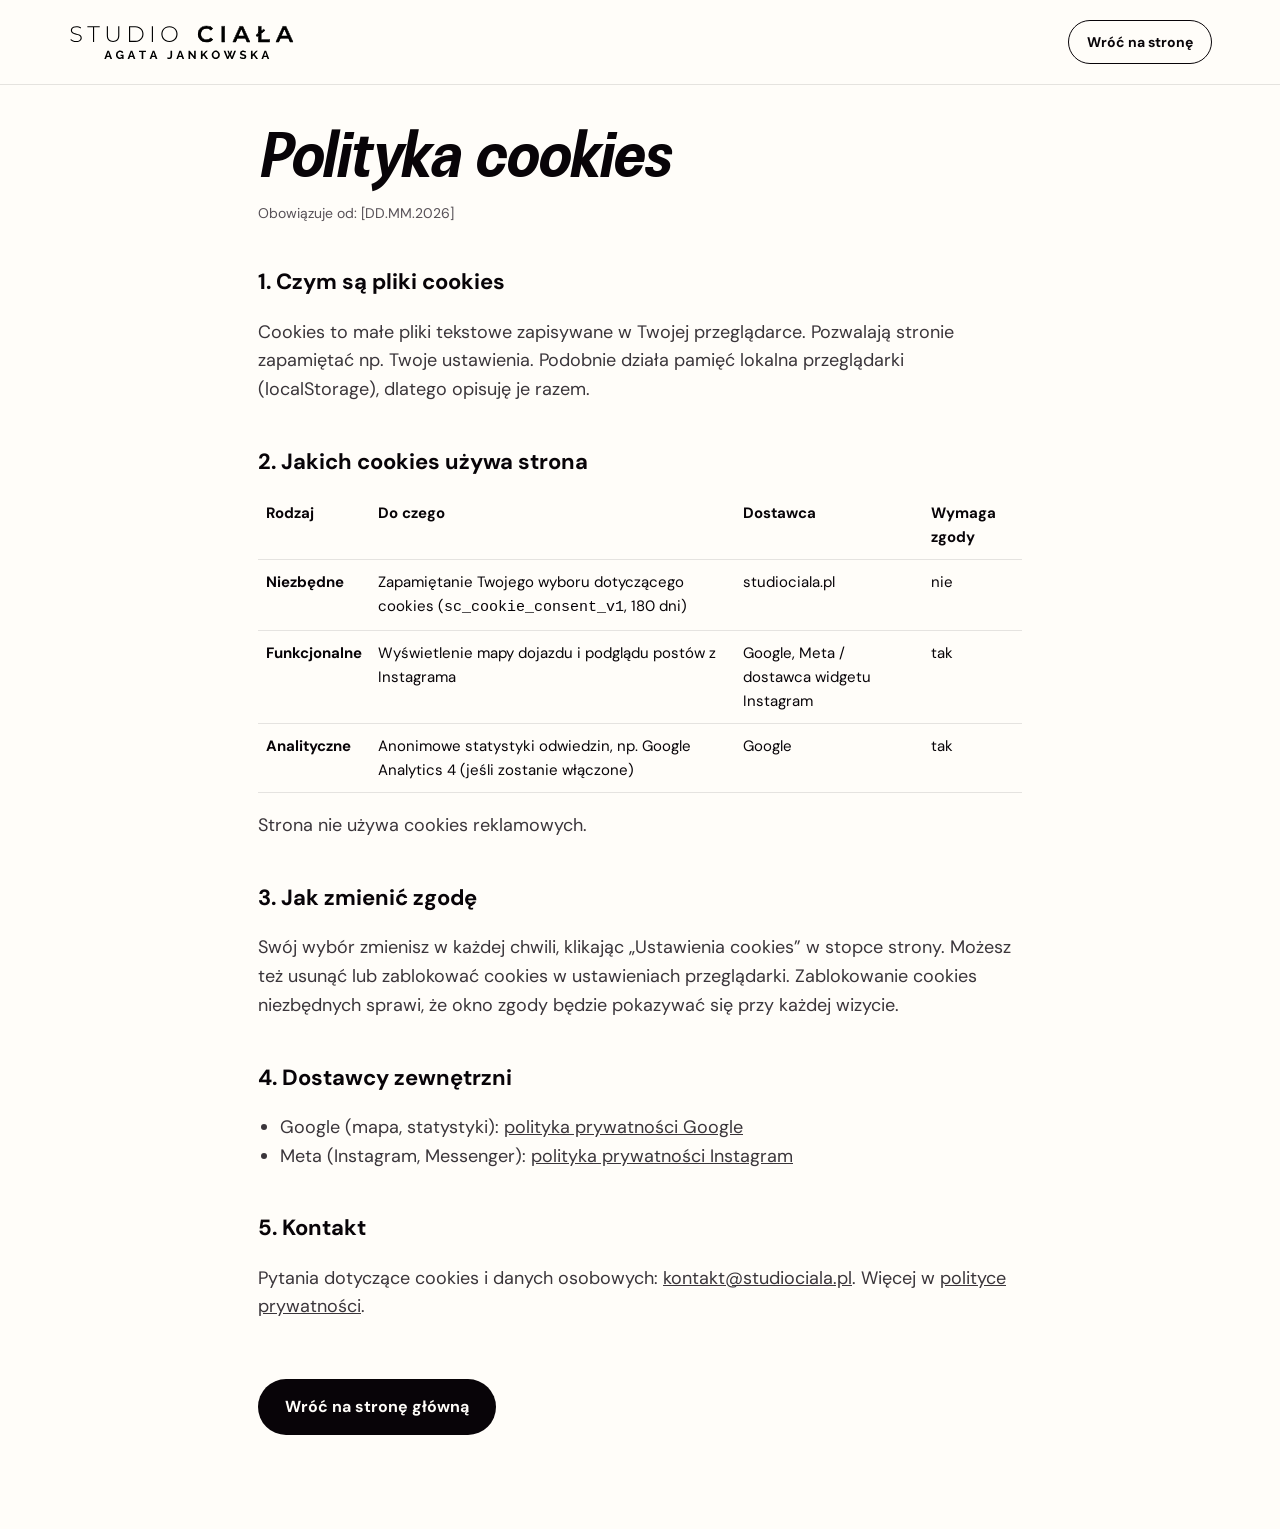
<file: polityka-cookies.html>
<!doctype html>
<html lang="pl">
<head>
<meta charset="utf-8">
<meta name="viewport" content="width=device-width, initial-scale=1">
<title>Polityka cookies – Studio Ciała</title>
<meta name="robots" content="noindex, follow">
<link rel="preconnect" href="https://fonts.googleapis.com">
<link rel="preconnect" href="https://fonts.gstatic.com" crossorigin>
<link rel="stylesheet" href="https://fonts.googleapis.com/css2?family=DM+Sans:opsz,wght@9..40,400;9..40,500;9..40,700&display=swap">
<link rel="stylesheet" href="css/style.css">
</head>
<body>
<header class="header header--solid">
  <div class="wrap header__in">
    <a class="header__logo" href="index.html" aria-label="Studio Ciała – strona główna"><img src="img/logo-poziom.svg" alt="Studio Ciała – Agata Jankowska" width="189" height="30"></a>
    <a class="btn btn--ghost" href="index.html" style="min-height:44px;padding:8px 18px;font-size:14px">Wróć na stronę</a>
  </div>
</header>
<main class="legal">
  <div class="wrap">
    <h1 class="h2">Polityka cookies</h1>
    <p class="updated">Obowiązuje od: [DD.MM.2026]</p>

    <h2>1. Czym są pliki cookies</h2>
    <p>Cookies to małe pliki tekstowe zapisywane w Twojej przeglądarce. Pozwalają stronie zapamiętać np. Twoje ustawienia. Podobnie działa pamięć lokalna przeglądarki (localStorage), dlatego opisuję je razem.</p>

    <h2>2. Jakich cookies używa strona</h2>
    <table>
      <thead><tr><th>Rodzaj</th><th>Do czego</th><th>Dostawca</th><th>Wymaga zgody</th></tr></thead>
      <tbody>
        <tr><td><b>Niezbędne</b></td><td>Zapamiętanie Twojego wyboru dotyczącego cookies (<code>sc_cookie_consent_v1</code>, 180 dni)</td><td>studiociala.pl</td><td>nie</td></tr>
        <tr><td><b>Funkcjonalne</b></td><td>Wyświetlenie mapy dojazdu i podglądu postów z Instagrama</td><td>Google, Meta / dostawca widgetu Instagram</td><td>tak</td></tr>
        <tr><td><b>Analityczne</b></td><td>Anonimowe statystyki odwiedzin, np. Google Analytics 4 (jeśli zostanie włączone)</td><td>Google</td><td>tak</td></tr>
      </tbody>
    </table>
    <p>Strona nie używa cookies reklamowych.</p>

    <h2>3. Jak zmienić zgodę</h2>
    <p>Swój wybór zmienisz w każdej chwili, klikając „Ustawienia cookies” w stopce strony. Możesz też usunąć lub zablokować cookies w ustawieniach przeglądarki. Zablokowanie cookies niezbędnych sprawi, że okno zgody będzie pokazywać się przy każdej wizycie.</p>

    <h2>4. Dostawcy zewnętrzni</h2>
    <ul>
      <li>Google (mapa, statystyki): <a href="https://policies.google.com/privacy?hl=pl" target="_blank" rel="noopener">polityka prywatności Google</a></li>
      <li>Meta (Instagram, Messenger): <a href="https://privacycenter.instagram.com/policy" target="_blank" rel="noopener">polityka prywatności Instagram</a></li>
    </ul>

    <h2>5. Kontakt</h2>
    <p>Pytania dotyczące cookies i danych osobowych: <a href="mailto:kontakt@studiociala.pl">kontakt@studiociala.pl</a>. Więcej w <a href="polityka-prywatnosci.html">polityce prywatności</a>.</p>

    <a class="btn btn--dark back" href="index.html">Wróć na stronę główną</a>
  </div>
</main>
</body>
</html>
</file>
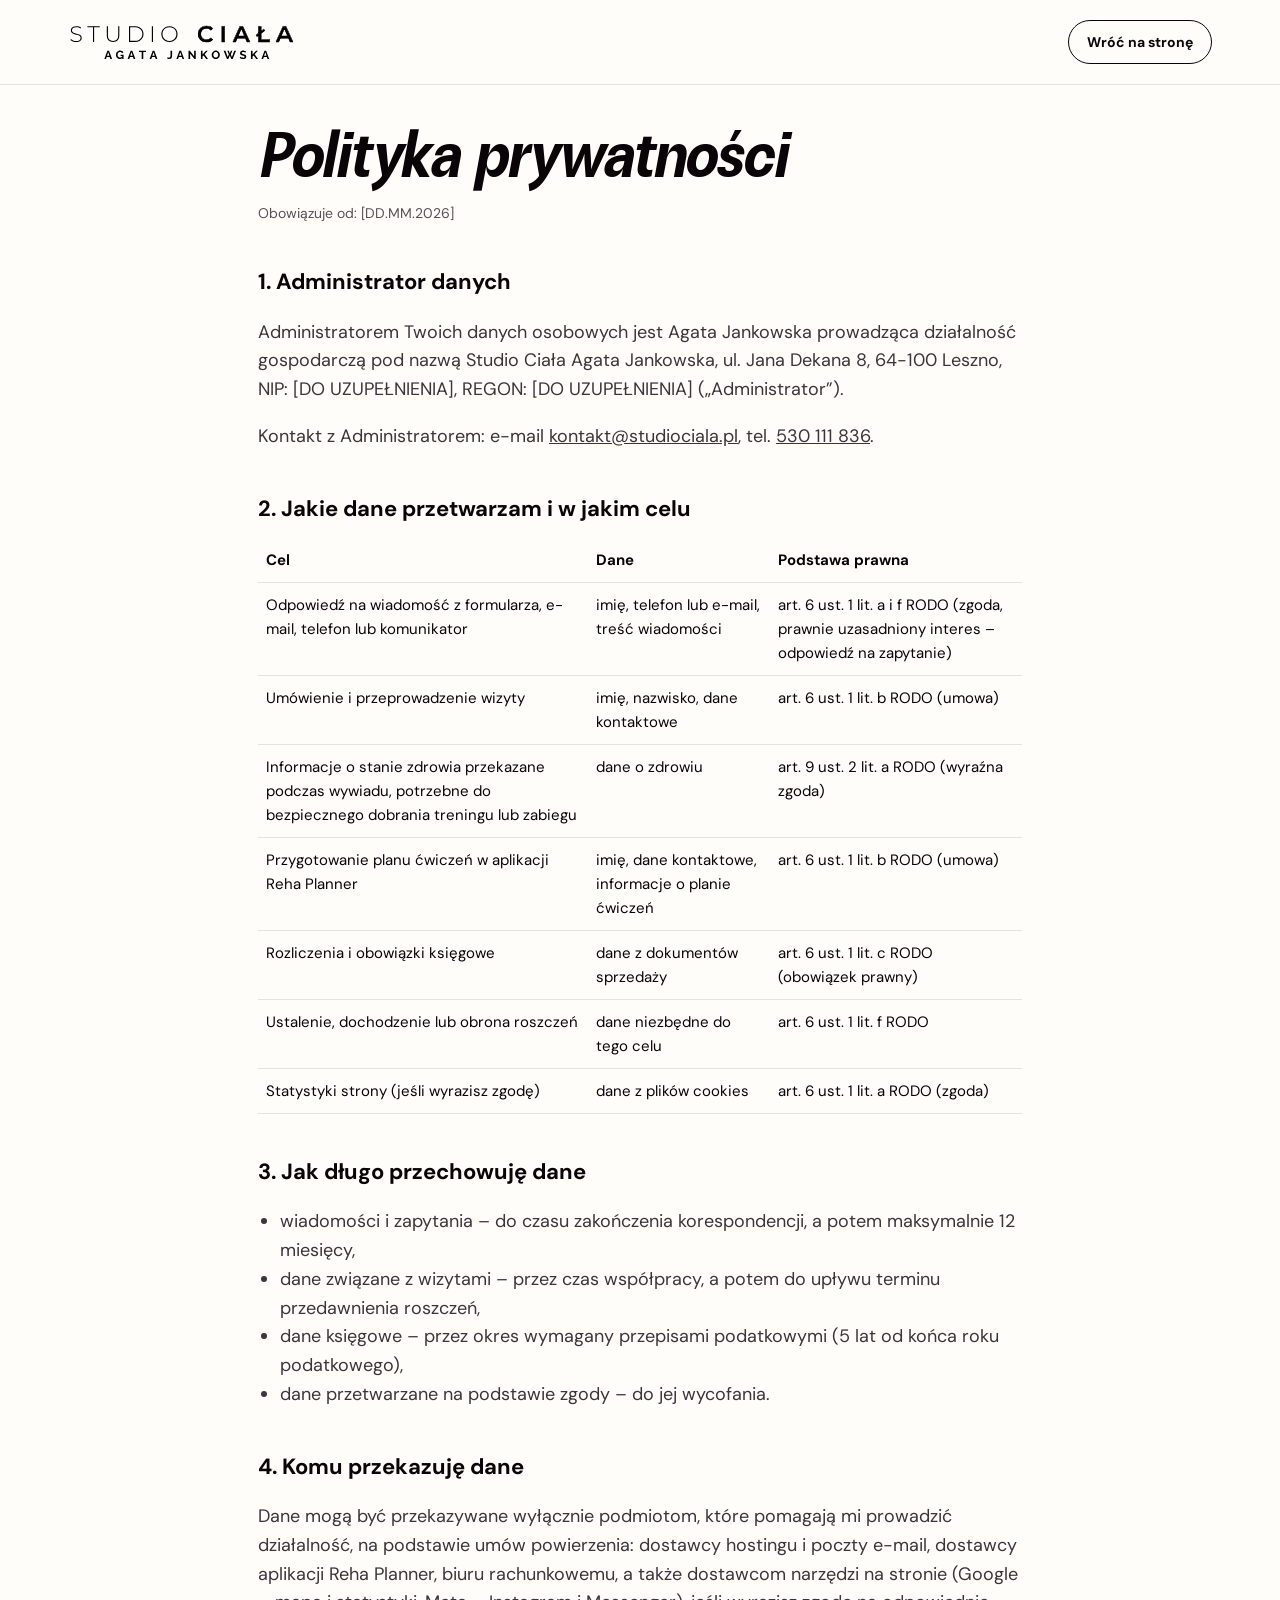
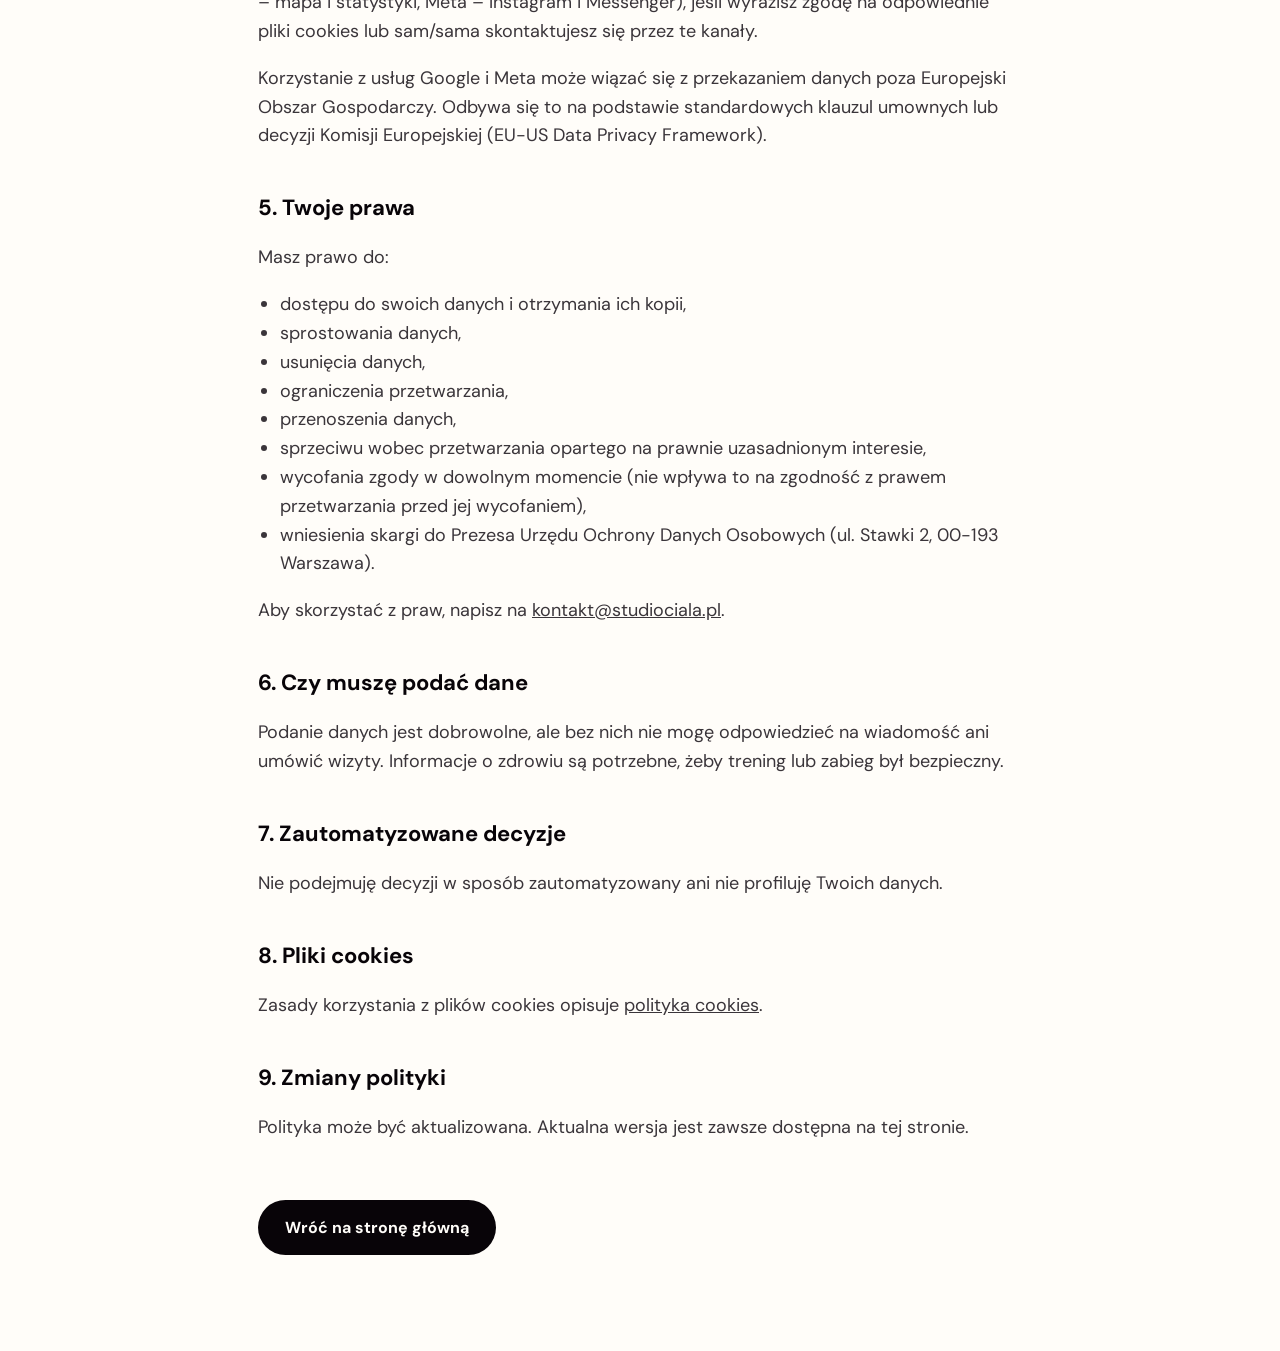
<file: polityka-prywatnosci.html>
<!doctype html>
<html lang="pl">
<head>
<meta charset="utf-8">
<meta name="viewport" content="width=device-width, initial-scale=1">
<title>Polityka prywatności – Studio Ciała</title>
<meta name="robots" content="noindex, follow">
<link rel="preconnect" href="https://fonts.googleapis.com">
<link rel="preconnect" href="https://fonts.gstatic.com" crossorigin>
<link rel="stylesheet" href="https://fonts.googleapis.com/css2?family=DM+Sans:opsz,wght@9..40,400;9..40,500;9..40,700&display=swap">
<link rel="stylesheet" href="css/style.css">
</head>
<body>
<header class="header header--solid">
  <div class="wrap header__in">
    <a class="header__logo" href="index.html" aria-label="Studio Ciała – strona główna"><img src="img/logo-poziom.svg" alt="Studio Ciała – Agata Jankowska" width="189" height="30"></a>
    <a class="btn btn--ghost" href="index.html" style="min-height:44px;padding:8px 18px;font-size:14px">Wróć na stronę</a>
  </div>
</header>
<main class="legal">
  <div class="wrap">
    <h1 class="h2">Polityka prywatności</h1>
    <p class="updated">Obowiązuje od: [DD.MM.2026]</p>

    <h2>1. Administrator danych</h2>
    <p>Administratorem Twoich danych osobowych jest Agata Jankowska prowadząca działalność gospodarczą pod nazwą Studio Ciała Agata Jankowska, ul. Jana Dekana 8, 64-100 Leszno, NIP: [DO UZUPEŁNIENIA], REGON: [DO UZUPEŁNIENIA] („Administrator”).</p>
    <p>Kontakt z Administratorem: e-mail <a href="mailto:kontakt@studiociala.pl">kontakt@studiociala.pl</a>, tel. <a href="tel:+48530111836">530 111 836</a>.</p>

    <h2>2. Jakie dane przetwarzam i w jakim celu</h2>
    <table>
      <thead><tr><th>Cel</th><th>Dane</th><th>Podstawa prawna</th></tr></thead>
      <tbody>
        <tr><td>Odpowiedź na wiadomość z formularza, e-mail, telefon lub komunikator</td><td>imię, telefon lub e-mail, treść wiadomości</td><td>art. 6 ust. 1 lit. a i f RODO (zgoda, prawnie uzasadniony interes – odpowiedź na zapytanie)</td></tr>
        <tr><td>Umówienie i przeprowadzenie wizyty</td><td>imię, nazwisko, dane kontaktowe</td><td>art. 6 ust. 1 lit. b RODO (umowa)</td></tr>
        <tr><td>Informacje o stanie zdrowia przekazane podczas wywiadu, potrzebne do bezpiecznego dobrania treningu lub zabiegu</td><td>dane o zdrowiu</td><td>art. 9 ust. 2 lit. a RODO (wyraźna zgoda)</td></tr>
        <tr><td>Przygotowanie planu ćwiczeń w aplikacji Reha Planner</td><td>imię, dane kontaktowe, informacje o planie ćwiczeń</td><td>art. 6 ust. 1 lit. b RODO (umowa)</td></tr>
        <tr><td>Rozliczenia i obowiązki księgowe</td><td>dane z dokumentów sprzedaży</td><td>art. 6 ust. 1 lit. c RODO (obowiązek prawny)</td></tr>
        <tr><td>Ustalenie, dochodzenie lub obrona roszczeń</td><td>dane niezbędne do tego celu</td><td>art. 6 ust. 1 lit. f RODO</td></tr>
        <tr><td>Statystyki strony (jeśli wyrazisz zgodę)</td><td>dane z plików cookies</td><td>art. 6 ust. 1 lit. a RODO (zgoda)</td></tr>
      </tbody>
    </table>

    <h2>3. Jak długo przechowuję dane</h2>
    <ul>
      <li>wiadomości i zapytania – do czasu zakończenia korespondencji, a potem maksymalnie 12 miesięcy,</li>
      <li>dane związane z wizytami – przez czas współpracy, a potem do upływu terminu przedawnienia roszczeń,</li>
      <li>dane księgowe – przez okres wymagany przepisami podatkowymi (5 lat od końca roku podatkowego),</li>
      <li>dane przetwarzane na podstawie zgody – do jej wycofania.</li>
    </ul>

    <h2>4. Komu przekazuję dane</h2>
    <p>Dane mogą być przekazywane wyłącznie podmiotom, które pomagają mi prowadzić działalność, na podstawie umów powierzenia: dostawcy hostingu i poczty e-mail, dostawcy aplikacji Reha Planner, biuru rachunkowemu, a także dostawcom narzędzi na stronie (Google – mapa i statystyki, Meta – Instagram i Messenger), jeśli wyrazisz zgodę na odpowiednie pliki cookies lub sam/sama skontaktujesz się przez te kanały.</p>
    <p>Korzystanie z usług Google i Meta może wiązać się z przekazaniem danych poza Europejski Obszar Gospodarczy. Odbywa się to na podstawie standardowych klauzul umownych lub decyzji Komisji Europejskiej (EU-US Data Privacy Framework).</p>

    <h2>5. Twoje prawa</h2>
    <p>Masz prawo do:</p>
    <ul>
      <li>dostępu do swoich danych i otrzymania ich kopii,</li>
      <li>sprostowania danych,</li>
      <li>usunięcia danych,</li>
      <li>ograniczenia przetwarzania,</li>
      <li>przenoszenia danych,</li>
      <li>sprzeciwu wobec przetwarzania opartego na prawnie uzasadnionym interesie,</li>
      <li>wycofania zgody w dowolnym momencie (nie wpływa to na zgodność z prawem przetwarzania przed jej wycofaniem),</li>
      <li>wniesienia skargi do Prezesa Urzędu Ochrony Danych Osobowych (ul. Stawki 2, 00-193 Warszawa).</li>
    </ul>
    <p>Aby skorzystać z praw, napisz na <a href="mailto:kontakt@studiociala.pl">kontakt@studiociala.pl</a>.</p>

    <h2>6. Czy muszę podać dane</h2>
    <p>Podanie danych jest dobrowolne, ale bez nich nie mogę odpowiedzieć na wiadomość ani umówić wizyty. Informacje o zdrowiu są potrzebne, żeby trening lub zabieg był bezpieczny.</p>

    <h2>7. Zautomatyzowane decyzje</h2>
    <p>Nie podejmuję decyzji w sposób zautomatyzowany ani nie profiluję Twoich danych.</p>

    <h2>8. Pliki cookies</h2>
    <p>Zasady korzystania z plików cookies opisuje <a href="polityka-cookies.html">polityka cookies</a>.</p>

    <h2>9. Zmiany polityki</h2>
    <p>Polityka może być aktualizowana. Aktualna wersja jest zawsze dostępna na tej stronie.</p>

    <a class="btn btn--dark back" href="index.html">Wróć na stronę główną</a>
  </div>
</main>
</body>
</html>
</file>
<file: css/style.css>
/* =========================================================
   Studio Ciała – Agata Jankowska · trener medyczny Leszno
   Mobile-first. Kolory i fonty wg brand ID.
   ========================================================= */

@font-face {
  font-family: "ZT Talk";
  src: url("../fonts/ZTTalk-BoldItalic.ttf") format("truetype");
  font-weight: 700;
  font-style: italic;
  font-display: swap;
}
@font-face {
  font-family: "ZT Talk";
  src: url("../fonts/ZTTalk-Bold.ttf") format("truetype");
  font-weight: 700;
  font-style: normal;
  font-display: swap;
}

:root {
  color-scheme: light;
  --black: #080408;
  --yellow: #f2b705;
  --grey: #D6D6D6;
  --cream: #FFFDF9;
  --orange: #d88112;
  --ink-2: #3a353a;
  --ink-3: #575157;
  --line: rgba(8, 4, 8, .1);
  --ph: #E4E1DC; /* jeden kolor wszystkich placeholderów zdjęć */
  --yellow-a: rgba(242, 183, 5, .9);
  --radius: 22px;
  --radius-lg: 30px;
  --wrap: 1200px;
  --gutter: 16px;
  --header-h: 68px;
  --f-display: "ZT Talk", "DM Sans", system-ui, sans-serif;
  --f-body: "DM Sans", system-ui, -apple-system, "Segoe UI", sans-serif;
  --ease: cubic-bezier(.2, .7, .2, 1);
}

*, *::before, *::after { box-sizing: border-box; }
html { scroll-behavior: smooth; scroll-padding-top: calc(var(--header-h) + 12px); -webkit-text-size-adjust: 100%; }
body {
  margin: 0;
  background: var(--cream);
  color: var(--black);
  font-family: var(--f-body);
  font-size: 17px;
  line-height: 1.6;
  overflow-x: hidden;
  -webkit-font-smoothing: antialiased;
}
img, svg { display: block; max-width: 100%; }
a { color: inherit; }
a[href^="tel:"], .nowrap { white-space: nowrap; }
a:hover { color: var(--orange); }
:focus-visible { outline: 3px solid var(--orange); outline-offset: 3px; border-radius: 6px; }
button { font: inherit; color: inherit; }
.sr-only { position: absolute !important; width: 1px; height: 1px; overflow: hidden; clip: rect(0 0 0 0); white-space: nowrap; }
.skip-link { position: absolute; left: 12px; top: -60px; z-index: 100; background: var(--black); color: var(--cream); padding: 10px 16px; border-radius: 999px; text-decoration: none; }
.skip-link:focus { top: 12px; }

.wrap { width: 100%; max-width: var(--wrap); margin-inline: auto; padding-inline: var(--gutter); }
section { position: relative; }
.section { padding-block: 72px; }

/* ---------- typografia ---------- */
.kicker {
  margin: 0 0 14px;
  font-size: 12px;
  font-weight: 700;
  letter-spacing: .24em;
  text-transform: uppercase;
  display: flex;
  align-items: center;
  gap: 10px;
}
.kicker::before { content: ""; width: 22px; height: 2px; background: var(--orange); border-radius: 2px; }
.h1, .h2, .h3 { font-family: var(--f-display); font-style: italic; font-weight: 700; letter-spacing: -.02em; margin: 0; }
.h1 { font-size: clamp(44px, 11vw, 96px); line-height: .95; }
.h2 { font-size: clamp(36px, 8.5vw, 64px); line-height: 1; }
.h3 { font-size: 26px; line-height: 1.05; }
.lead { font-size: 18px; line-height: 1.65; color: var(--ink-2); margin: 0; }
.mark {
  background: linear-gradient(180deg, transparent 58%, var(--yellow-a) 58%, var(--yellow-a) 90%, transparent 90%);
  padding-inline: .04em;
}
.section-head { display: grid; gap: 18px; margin-bottom: 40px; }
.section-head p { margin: 0; color: var(--ink-2); max-width: 560px; }

/* ---------- przyciski ---------- */
.btn {
  display: inline-flex;
  align-items: center;
  justify-content: center;
  gap: 10px;
  min-height: 52px;
  padding: 14px 26px;
  border-radius: 999px;
  border: 1.5px solid transparent;
  background: transparent;
  font-weight: 700;
  font-size: 16px;
  text-decoration: none;
  cursor: pointer;
  transition: transform .25s var(--ease), background-color .25s, color .25s, border-color .25s, box-shadow .25s;
}
.btn:hover { transform: translateY(-2px); }
.btn svg { width: 20px; height: 20px; flex-shrink: 0; }
.btn--yellow { background: var(--yellow); color: var(--black); box-shadow: 0 14px 30px -18px rgba(216, 129, 18, .9); }
.btn--yellow:hover { background: #ffc414; color: var(--black); }
.btn--dark { background: var(--black); color: var(--cream); }
.btn--dark:hover { background: #2a252a; color: var(--cream); }
.btn--ghost { border-color: var(--black); color: var(--black); background: transparent; }
.btn--ghost:hover { background: var(--black); color: var(--cream); }
.btn--ghost-light { border-color: rgba(255, 253, 249, .5); color: var(--cream); }
.btn--ghost-light:hover { background: var(--cream); color: var(--black); }
.btn-row { display: flex; flex-direction: column; gap: 12px; }

/* ---------- placeholder zdjęć ---------- */
.ph {
  position: relative;
  overflow: hidden;
  background: var(--ph);
  display: flex;
  align-items: center;
  justify-content: center;
  text-align: center;
  color: var(--ink-3);
  font-size: 12px;
  letter-spacing: .05em;
  line-height: 1.55;
  padding: 20px;
}
.ph strong { display: block; color: var(--black); font-size: 13px; letter-spacing: .1em; }
.ph:has(img)::after { content: ""; position: absolute; inset: auto 0 0 0; height: 45%; pointer-events: none; }
.ph--yellow:has(img)::after { background: linear-gradient(0deg, rgba(242, 183, 5, .55), rgba(242, 183, 5, 0)); }
.ph--cream:has(img)::after { background: linear-gradient(0deg, rgba(255, 253, 249, .85), rgba(255, 253, 249, 0)); }
.ph img { position: absolute; inset: 0; width: 100%; height: 100%; object-fit: cover; }

/* =========================================================
   HEADER / NAWIGACJA
   ========================================================= */
.header {
  position: fixed;
  inset: 0 0 auto 0;
  z-index: 50;
  height: var(--header-h);
  transition: background-color .35s, box-shadow .35s, backdrop-filter .35s;
}
.header.is-scrolled {
  background: rgba(255, 253, 249, .86);
  backdrop-filter: blur(14px);
  -webkit-backdrop-filter: blur(14px);
  box-shadow: 0 1px 0 var(--line);
}
.header__in { height: 100%; display: flex; align-items: center; justify-content: space-between; gap: 16px; }
.header__logo { display: block; flex-shrink: 0; }
.header__logo img { height: 30px; width: auto; }
.nav { display: none; }
.header__cta { display: none; }
.burger {
  width: 48px; height: 48px;
  border-radius: 50%;
  border: 1px solid var(--line);
  background: rgba(255, 253, 249, .7);
  display: grid; place-items: center;
  cursor: pointer;
  position: relative;
  z-index: 60;
}
.burger span { position: absolute; width: 20px; height: 2px; background: var(--black); border-radius: 2px; transition: transform .35s var(--ease), opacity .25s; }
.burger span:nth-child(1) { transform: translateY(-4px); }
.burger span:nth-child(2) { transform: translateY(4px); }
.menu-open .burger span:nth-child(1) { transform: rotate(45deg); }
.menu-open .burger span:nth-child(2) { transform: rotate(-45deg); }

.mobile-menu {
  position: fixed;
  inset: 0;
  z-index: 48;
  background: var(--cream);
  padding: calc(var(--header-h) + 16px) var(--gutter) 32px;
  display: flex;
  flex-direction: column;
  gap: 28px;
  overflow-y: auto;
  opacity: 0;
  visibility: hidden;
  transform: translateY(-12px);
  transition: opacity .35s var(--ease), transform .35s var(--ease), visibility 0s linear .35s;
}
.mobile-menu::before {
  content: ""; position: absolute; right: -140px; bottom: -140px; width: 420px; height: 420px; border-radius: 50%;
  background: radial-gradient(circle, rgba(242, 183, 5, .4), rgba(242, 183, 5, 0) 68%);
  pointer-events: none;
}
.menu-open .mobile-menu { opacity: 1; visibility: visible; transform: none; transition-delay: 0s; }
.mobile-menu ul { list-style: none; margin: 0; padding: 0; display: flex; flex-direction: column; }
.mobile-menu li a {
  display: block;
  padding: 10px 0;
  font-family: var(--f-display); font-style: italic; font-size: 34px; line-height: 1.1;
  text-decoration: none;
  border-bottom: 1px solid var(--line);
}
.mobile-menu .btn-row { position: relative; }
.menu-open { overflow: hidden; }
.menu-open .header { background: var(--cream); box-shadow: 0 1px 0 var(--line); }
.menu-open .fab { opacity: 0; pointer-events: none; }

/* =========================================================
   HERO
   ========================================================= */
.hero { padding: calc(var(--header-h) + 24px) 0 64px; overflow: hidden; }
.hero__glow {
  position: absolute; right: -180px; top: -60px; width: 560px; height: 560px; border-radius: 50%;
  background: radial-gradient(circle, rgba(242, 183, 5, .5) 0%, rgba(242, 183, 5, .18) 40%, rgba(242, 183, 5, 0) 70%);
  pointer-events: none;
  animation: drift 16s ease-in-out infinite;
}
.hero__glow--2 {
  left: -220px; right: auto; top: auto; bottom: -260px; width: 520px; height: 520px;
  background: radial-gradient(circle, rgba(216, 129, 18, .2), rgba(216, 129, 18, 0) 66%);
  animation-duration: 22s; animation-direction: reverse;
}
.hero__grid { position: relative; display: grid; gap: 40px; }
.hero__text { display: flex; flex-direction: column; gap: 22px; }
.hero__meta { display: flex; flex-wrap: wrap; gap: 8px 18px; font-size: 14px; color: var(--ink-3); margin: 0; padding: 0; list-style: none; }
.hero__meta li { display: flex; align-items: center; gap: 8px; }
.hero__meta svg { width: 18px; height: 18px; color: var(--orange); }
.hero__media { position: relative; max-width: 460px; width: 100%; justify-self: center; }
.hero__photo { aspect-ratio: 4 / 5; border-radius: 220px 220px 24px 24px; }
.hero__swirl { position: absolute; left: -40px; bottom: -40px; width: 240px; height: 180px; z-index: 2; pointer-events: none; }
.hero__swirl path { stroke-dasharray: 1400; stroke-dashoffset: 1400; animation: draw 3.4s var(--ease) .6s forwards; }
.hero__badge {
  position: absolute; right: -6px; top: 36px; z-index: 2;
  background: rgba(255, 253, 249, .85);
  backdrop-filter: blur(10px); -webkit-backdrop-filter: blur(10px);
  border: 1px solid var(--line);
  border-radius: 18px;
  padding: 12px 16px;
  font-size: 13px; line-height: 1.35;
  box-shadow: 0 20px 40px -28px rgba(8, 4, 8, .45);
  animation: float 7s ease-in-out infinite;
}
.hero__badge b { display: block; font-family: var(--f-display); font-style: italic; font-size: 22px; }

/* =========================================================
   O STUDIU (intro)
   ========================================================= */
.intro { padding-block: 72px 24px; }
.intro__text {
  font-family: var(--f-display); font-style: italic;
  font-size: clamp(26px, 6vw, 44px); line-height: 1.15; letter-spacing: -.01em;
  margin: 0; max-width: 980px;
}
.intro__text em { font-style: italic; color: var(--orange); }

/* =========================================================
   DLA KOGO
   ========================================================= */
.bg-fade { background: linear-gradient(180deg, rgba(214, 214, 214, 0) 0%, rgba(214, 214, 214, .38) 22%, rgba(214, 214, 214, .38) 78%, rgba(214, 214, 214, 0) 100%); }

/* =========================================================
   JAK PRACUJĘ
   ========================================================= */
/* =========================================================
   USŁUGI
   ========================================================= */
.services { display: grid; gap: 20px; }
.service {
  border-radius: var(--radius-lg);
  overflow: hidden;
  border: 1px solid var(--line);
  background: var(--cream);
  display: flex; flex-direction: column;
  transition: transform .4s var(--ease), box-shadow .4s;
}
.service:hover { transform: translateY(-4px); box-shadow: 0 26px 50px -30px rgba(8, 4, 8, .4); }
.service .ph { aspect-ratio: 4 / 3; }
.service__body { padding: 6px 24px 28px; display: flex; flex-direction: column; gap: 14px; flex-grow: 1; }
.service__body .btn { margin-top: auto; }
.service__body p { margin: 0; color: var(--ink-2); }
.service__tags { list-style: none; margin: 0; padding: 0; display: flex; flex-wrap: wrap; gap: 8px; }
.service__tags li { font-size: 13px; padding: 7px 12px; border-radius: 999px; border: 1px solid var(--line); }
.service--dark { background: var(--black); color: var(--cream); border-color: var(--black); }
.service--dark .service__body p { color: var(--grey); }
.service--dark .service__tags li { border-color: rgba(255, 253, 249, .25); }
.service--dark .ph:has(img)::after { background: linear-gradient(0deg, rgba(8, 4, 8, 1), rgba(8, 4, 8, 0)); }

/* =========================================================
   CENNIK
   ========================================================= */
.pricing { display: grid; gap: 20px; }
.price-card {
  border-radius: var(--radius-lg);
  padding: 28px 24px;
  border: 1px solid var(--line);
  background: linear-gradient(150deg, rgba(242, 183, 5, .16) 0%, rgba(242, 183, 5, 0) 55%), var(--cream);
}
.price-card h3 { margin: 0 0 18px; font-size: 14px; letter-spacing: .18em; text-transform: uppercase; }
.price-list { list-style: none; margin: 0; padding: 0; }
.price-list li {
  display: grid; grid-template-columns: 1fr auto; gap: 4px 16px; align-items: baseline;
  padding: 16px 0; border-top: 1px solid var(--line);
}
.price-list li:first-child { border-top: 0; padding-top: 0; }
.price-list .name { font-weight: 700; }
.price-list .desc { grid-column: 1 / -1; font-size: 14px; color: var(--ink-3); }
.price-list .price { font-family: var(--f-display); font-style: italic; font-size: 26px; white-space: nowrap; }
.pricing__note { margin: 20px 0 0; font-size: 14px; color: var(--ink-3); }

/* =========================================================
   O MNIE
   ========================================================= */
.about__grid { display: grid; gap: 40px; align-items: center; }
.about__media { position: relative; }
.about__photo { aspect-ratio: 4 / 5; border-radius: var(--radius-lg); }
.about__quote {
  position: absolute; left: 16px; right: 16px; bottom: -26px;
  background: var(--black); color: var(--cream);
  border-radius: 20px; padding: 18px 20px;
  font-family: var(--f-display); font-style: italic; font-size: 21px; line-height: 1.15;
}
.about__quote::before { content: "„"; color: var(--yellow); }
.about__quote::after { content: "”"; color: var(--yellow); }
.about__text { display: flex; flex-direction: column; gap: 18px; padding-top: 20px; }
.about__text p { margin: 0; color: var(--ink-2); }
.certs { list-style: none; margin: 6px 0 0; padding: 0; display: grid; gap: 10px; }
.certs li { display: flex; gap: 12px; align-items: flex-start; font-size: 15px; }
.certs svg { width: 20px; height: 20px; flex-shrink: 0; margin-top: 3px; color: var(--orange); }
.rp-badge {
  display: flex; gap: 14px; align-items: center;
  padding: 16px 18px; border-radius: 18px;
  background: linear-gradient(120deg, rgba(242, 183, 5, .3), rgba(242, 183, 5, 0) 80%);
  border: 1px solid rgba(242, 183, 5, .5);
  text-decoration: none; color: var(--black);
}
.rp-badge:hover { color: var(--black); }
.rp-badge b { display: block; }
.rp-badge span { font-size: 14px; color: var(--ink-2); }
.rp-badge svg { width: 28px; height: 28px; flex-shrink: 0; }

/* =========================================================
   OPINIE + INSTAGRAM
   ========================================================= */
.reviews__head { display: flex; flex-direction: column; gap: 18px; margin-bottom: 32px; }
.g-rating { display: flex; align-items: center; gap: 12px; font-size: 14px; color: var(--ink-3); }
.stars { display: flex; gap: 2px; color: var(--yellow); }
.stars svg { width: 18px; height: 18px; }
.reviews__cta { display: flex; flex-direction: column; gap: 12px; margin-top: 24px; }

.insta { padding-block: 24px 72px; }
.insta__head { display: flex; flex-direction: column; gap: 14px; margin-bottom: 24px; }
.insta__grid { display: grid; grid-template-columns: repeat(3, minmax(0, 1fr)); gap: 6px; }
.insta__tile {
  position: relative; aspect-ratio: 1 / 1; border-radius: 12px; overflow: hidden;
  display: grid; place-items: center; text-decoration: none;
  background: var(--ph);
  color: var(--ink-3); font-size: 11px;
}
.insta__tile::after {
  content: ""; position: absolute; inset: 0; opacity: 0;
  background: linear-gradient(0deg, rgba(8, 4, 8, .55), rgba(8, 4, 8, 0));
  transition: opacity .3s;
}
.insta__tile:hover::after { opacity: 1; }

/* =========================================================
   FAQ
   ========================================================= */
.faq { display: grid; gap: 12px; }
.faq details {
  border: 1px solid var(--line);
  border-radius: 20px;
  background: var(--cream);
  transition: background-color .3s, border-color .3s;
}
.faq details[open] { background: linear-gradient(150deg, rgba(242, 183, 5, .16), rgba(242, 183, 5, 0) 60%), var(--cream); border-color: rgba(242, 183, 5, .6); }
.faq summary {
  list-style: none; cursor: pointer;
  display: flex; justify-content: space-between; align-items: center; gap: 16px;
  padding: 20px 22px;
  font-weight: 700; font-size: 17px; line-height: 1.35;
  min-height: 56px;
}
.faq summary::-webkit-details-marker { display: none; }
.faq summary .pm {
  flex-shrink: 0; width: 34px; height: 34px; border-radius: 50%; border: 1px solid var(--line);
  display: grid; place-items: center; position: relative; transition: transform .35s var(--ease), background-color .3s;
}
.faq summary .pm::before, .faq summary .pm::after { content: ""; position: absolute; width: 12px; height: 2px; background: currentColor; border-radius: 2px; }
.faq summary .pm::after { transform: rotate(90deg); transition: transform .35s var(--ease); }
.faq details[open] .pm { background: var(--yellow); border-color: var(--yellow); }
.faq details[open] .pm::after { transform: rotate(0deg); }
.faq__answer { padding: 0 22px 22px; color: var(--ink-2); font-size: 16px; }
.faq__answer p { margin: 0 0 10px; }
.faq__answer p:last-child { margin-bottom: 0; }
.faq__answer ul { margin: 0 0 10px; padding-left: 20px; }

/* =========================================================
   KONTAKT
   ========================================================= */
.contact { background: linear-gradient(180deg, rgba(242, 183, 5, 0) 0%, rgba(242, 183, 5, .18) 100%); }
.contact__grid { display: grid; gap: 36px; }
.contact__info { display: flex; flex-direction: column; gap: 22px; }
.contact__list { list-style: none; margin: 0; padding: 0; display: grid; gap: 10px; }
.contact__list a, .contact__list div {
  display: flex; gap: 14px; align-items: center;
  padding: 14px 16px;
  border-radius: 18px;
  background: rgba(255, 253, 249, .8);
  border: 1px solid var(--line);
  text-decoration: none;
  min-height: 60px;
  transition: transform .3s var(--ease), border-color .3s;
}
.contact__list a:hover { transform: translateX(4px); border-color: var(--orange); color: var(--black); }
.contact__list .ic { width: 40px; height: 40px; border-radius: 12px; background: var(--black); color: var(--yellow); display: grid; place-items: center; flex-shrink: 0; }
.contact__list .ic svg { width: 20px; height: 20px; }
.contact__list small { display: block; font-size: 12px; color: var(--ink-3); letter-spacing: .06em; text-transform: uppercase; }
.contact__list b { font-size: 16px; }
.map {
  position: relative; border-radius: var(--radius-lg); overflow: hidden; aspect-ratio: 4 / 3;
  background: var(--ph);
}
.map iframe { position: absolute; inset: 0; width: 100%; height: 100%; border: 0; }
.map__ph { position: absolute; inset: 0; display: flex; flex-direction: column; align-items: center; justify-content: center; gap: 12px; padding: 24px; text-align: center; font-size: 14px; color: var(--ink-2); }
.map__ph .btn { min-height: 44px; padding: 10px 18px; font-size: 14px; }

.form {
  background: rgba(255, 253, 249, .9);
  backdrop-filter: blur(8px); -webkit-backdrop-filter: blur(8px);
  border: 1px solid var(--line);
  border-radius: var(--radius-lg);
  padding: 26px 20px;
  display: flex; flex-direction: column; gap: 16px;
  align-self: start;
}
.form h3 { margin: 0; }
.field { display: flex; flex-direction: column; gap: 6px; }
.field label { font-size: 14px; font-weight: 700; }
.field input, .field textarea {
  font: inherit; font-size: 16px;
  padding: 13px 15px;
  border-radius: 14px;
  border: 1px solid rgba(8, 4, 8, .22);
  background: var(--cream);
  color: var(--black);
  min-height: 50px;
  transition: border-color .2s, box-shadow .2s;
}
.field textarea { resize: vertical; min-height: 120px; }
.field input:focus, .field textarea:focus { outline: none; border-color: var(--orange); box-shadow: 0 0 0 4px rgba(242, 183, 5, .25); }
.field .err { font-size: 13px; color: #a3240f; min-height: 0; }
.field.invalid input, .field.invalid textarea { border-color: #a3240f; }
.check { display: flex; gap: 12px; align-items: flex-start; font-size: 13px; color: var(--ink-2); line-height: 1.5; }
.check input { width: 22px; height: 22px; margin: 0; flex-shrink: 0; accent-color: var(--black); }
.check.invalid { color: #a3240f; }
.hp { position: absolute; left: -9999px; }
.form__status { margin: 0; font-size: 14px; border-radius: 12px; padding: 0; }
.form__status.ok { background: rgba(242, 183, 5, .25); padding: 12px 14px; color: var(--black); }
.form__status.bad { background: rgba(163, 36, 15, .1); padding: 12px 14px; color: #a3240f; }

/* =========================================================
   STOPKA
   ========================================================= */
.footer { background: var(--black); color: var(--grey); padding: 56px 0 120px; position: relative; overflow: hidden; }
.footer__swirl { position: absolute; right: -120px; top: -40px; width: 480px; opacity: .25; pointer-events: none; }
.footer__grid { position: relative; display: grid; gap: 32px; }
.footer__logo img { height: 96px; width: auto; filter: invert(1); }
.footer h2 { font-size: 12px; letter-spacing: .2em; text-transform: uppercase; color: var(--cream); margin: 0 0 12px; }
.footer ul { list-style: none; margin: 0; padding: 0; display: grid; gap: 8px; font-size: 15px; }
.footer a { color: var(--grey); text-decoration: none; }
.footer a:hover { color: var(--yellow); }
.footer__bottom { position: relative; margin-top: 40px; padding-top: 20px; border-top: 1px solid rgba(214, 214, 214, .15); display: flex; flex-direction: column; gap: 10px; font-size: 13px; }
.linklike { background: none; border: 0; padding: 0; color: var(--grey); cursor: pointer; text-decoration: underline; text-underline-offset: 3px; font-size: 13px; text-align: left; }
.linklike:hover { color: var(--yellow); }

/* =========================================================
   PŁYWAJĄCY PRZYCISK KONTAKTU
   ========================================================= */
.fab { position: fixed; right: 16px; bottom: 16px; z-index: 45; display: flex; flex-direction: column; align-items: flex-end; gap: 10px; transition: bottom .35s var(--ease); }
.has-cookie-bar .fab { bottom: var(--cookie-h, 16px); }
.fab__toggle {
  width: 60px; height: 60px; border-radius: 50%; border: 0; cursor: pointer;
  background: var(--yellow); color: var(--black);
  display: grid; place-items: center;
  box-shadow: 0 16px 36px -14px rgba(216, 129, 18, .95), 0 0 0 0 rgba(242, 183, 5, .5);
  animation: pulse 3.2s ease-out 2s 3;
  transition: transform .3s var(--ease), background-color .3s;
}
.fab__toggle:hover { transform: scale(1.06); }
.fab__toggle svg { width: 26px; height: 26px; transition: transform .35s var(--ease), opacity .25s; position: absolute; }
.fab__toggle .i-close { opacity: 0; transform: rotate(-90deg); }
.fab.open .fab__toggle { background: var(--black); color: var(--cream); }
.fab.open .fab__toggle .i-chat { opacity: 0; transform: rotate(90deg); }
.fab.open .fab__toggle .i-close { opacity: 1; transform: none; }
.fab__list { list-style: none; margin: 0; padding: 0; display: flex; flex-direction: column; align-items: flex-end; gap: 8px; }
.fab__list li { opacity: 0; transform: translateY(10px) scale(.95); pointer-events: none; transition: opacity .3s var(--ease), transform .3s var(--ease); }
.fab.open .fab__list li { opacity: 1; transform: none; pointer-events: auto; }
.fab.open .fab__list li:nth-last-child(1) { transition-delay: .02s; }
.fab.open .fab__list li:nth-last-child(2) { transition-delay: .06s; }
.fab.open .fab__list li:nth-last-child(3) { transition-delay: .1s; }
.fab.open .fab__list li:nth-last-child(4) { transition-delay: .14s; }
.fab.open .fab__list li:nth-last-child(5) { transition-delay: .18s; }
.fab__list a {
  display: flex; align-items: center; gap: 10px;
  padding: 8px 8px 8px 16px; border-radius: 999px;
  background: rgba(255, 253, 249, .95);
  backdrop-filter: blur(10px); -webkit-backdrop-filter: blur(10px);
  border: 1px solid var(--line);
  box-shadow: 0 12px 30px -18px rgba(8, 4, 8, .5);
  text-decoration: none; font-size: 14px; font-weight: 700;
  min-height: 48px;
}
.fab__list a span.ic { width: 34px; height: 34px; border-radius: 50%; background: var(--black); color: var(--yellow); display: grid; place-items: center; }
.fab__list a span.ic svg { width: 17px; height: 17px; }

/* =========================================================
   COOKIES
   ========================================================= */
.cookie-bar {
  position: fixed; left: 12px; right: 12px; bottom: 12px; z-index: 70;
  background: var(--black); color: var(--cream);
  border-radius: 22px;
  padding: 20px;
  box-shadow: 0 30px 60px -30px rgba(8, 4, 8, .8);
  display: flex; flex-direction: column; gap: 14px;
  transform: translateY(120%); transition: transform .5s var(--ease);
}
.cookie-bar.show { transform: none; }
.cookie-bar p { margin: 0; font-size: 14px; line-height: 1.55; color: var(--grey); }
.cookie-bar a { color: var(--yellow); }
.cookie-bar__btns { display: grid; grid-template-columns: 1fr 1fr; gap: 8px; }
.cookie-bar__btns .btn { min-height: 46px; padding: 10px 14px; font-size: 14px; }
.cookie-bar__btns .btn--yellow { grid-column: 1 / -1; }

.modal { border: 0; padding: 0; border-radius: 26px; width: min(560px, calc(100% - 24px)); max-height: calc(100% - 24px); background: var(--cream); color: var(--black); box-shadow: 0 40px 80px -30px rgba(8, 4, 8, .6); }
.modal::backdrop { background: rgba(8, 4, 8, .55); backdrop-filter: blur(4px); }
.modal__in { padding: 26px 22px; display: flex; flex-direction: column; gap: 16px; }
.modal h2 { margin: 0; }
.modal p { margin: 0; font-size: 15px; color: var(--ink-2); }
.toggle-row { display: flex; justify-content: space-between; gap: 16px; align-items: flex-start; padding: 14px 0; border-top: 1px solid var(--line); }
.toggle-row b { display: block; }
.toggle-row span { font-size: 14px; color: var(--ink-3); }
.switch { position: relative; flex-shrink: 0; width: 52px; height: 30px; }
.switch input { position: absolute; inset: 0; opacity: 0; margin: 0; cursor: pointer; z-index: 1; }
.switch i { position: absolute; inset: 0; border-radius: 999px; background: var(--grey); transition: background-color .25s; }
.switch i::after { content: ""; position: absolute; top: 3px; left: 3px; width: 24px; height: 24px; border-radius: 50%; background: #fff; transition: transform .25s var(--ease); box-shadow: 0 2px 6px rgba(0, 0, 0, .2); }
.switch input:checked + i { background: var(--black); }
.switch input:checked + i::after { transform: translateX(22px); background: var(--yellow); }
.switch input:disabled + i { opacity: .55; }
.switch input:focus-visible + i { outline: 3px solid var(--orange); outline-offset: 2px; }
.modal__btns { display: grid; gap: 8px; }

/* ---------- pas z faktami pod hero ---------- */
.facts { border-block: 1px solid var(--line); }
.facts__in { margin: 0 auto; display: grid; grid-template-columns: repeat(2, minmax(0, 1fr)); }
.facts__item { padding: 20px 16px 20px 0; border-bottom: 1px solid var(--line); }
.facts__item:nth-child(odd) { border-right: 1px solid var(--line); }
.facts__item:nth-child(even) { padding-left: 16px; }
.facts__item:nth-last-child(-n+2) { border-bottom: 0; }
.facts dt { font-size: 11px; font-weight: 700; letter-spacing: .18em; text-transform: uppercase; color: var(--ink-3); margin-bottom: 6px; }
.facts dd { margin: 0; font-size: 16px; font-weight: 500; line-height: 1.35; }

/* ---------- dla kogo: lista redakcyjna ---------- */
.who { list-style: none; margin: 0; padding: 0; border-top: 1px solid rgba(8, 4, 8, .18); }
.who__item {
  position: relative;
  display: grid; gap: 6px;
  padding: 22px 0 22px 0;
  border-bottom: 1px solid rgba(8, 4, 8, .18);
}
.who__item h3 {
  margin: 0;
  font-family: var(--f-display); font-style: italic; font-weight: 700;
  font-size: 26px; line-height: 1.05; letter-spacing: -.01em;
  transition: transform .45s var(--ease);
}
.who__item p { margin: 0; color: var(--ink-2); font-size: 16px; max-width: 520px; }
.who__item::before {
  content: ""; position: absolute; left: 0; bottom: -1px; height: 2px; width: 100%;
  background: var(--yellow); transform: scaleX(0); transform-origin: left;
  transition: transform .6s var(--ease);
}
.who__item:hover::before { transform: scaleX(1); }

/* ---------- jak pracuję: oś z linią postępu ---------- */
.steps {
  list-style: none; margin: 0; padding: 0 0 0 28px;
  position: relative;
  display: grid; gap: 34px;
}
.steps::before, .steps::after {
  content: ""; position: absolute; left: 5px; top: 8px; bottom: 8px; width: 2px; border-radius: 2px;
}
.steps::before { background: rgba(8, 4, 8, .12); }
.steps::after { background: var(--yellow); transform: scaleY(0); transform-origin: top; transition: transform 1.6s var(--ease) .2s; }
.steps.in::after { transform: scaleY(1); }
.step { position: relative; }
.step::before {
  content: ""; position: absolute; left: -28px; top: 7px; width: 12px; height: 12px; border-radius: 50%;
  background: var(--cream); border: 2px solid var(--black); z-index: 1;
}
.step h3 { margin: 0 0 6px; font-size: 20px; line-height: 1.25; }
.step p { margin: 0; color: var(--ink-2); font-size: 16px; }
.step a { color: var(--black); text-decoration-color: var(--yellow); text-decoration-thickness: 2px; text-underline-offset: 3px; }
.steps__note { margin: 36px 0 0; padding-top: 18px; border-top: 1px solid var(--line); font-size: 14px; color: var(--ink-3); max-width: 640px; }

/* ---------- opinie: cytaty bez kafli ---------- */
.reviews { display: grid; gap: 36px; }
.review { margin: 0; display: flex; flex-direction: column; gap: 14px; }
.review blockquote { margin: 0; font-size: 17px; line-height: 1.6; color: var(--ink-2); }
.review figcaption { font-size: 14px; color: var(--ink-3); display: flex; align-items: center; gap: 10px; }
.review figcaption::before { content: ""; width: 24px; height: 2px; background: var(--orange); border-radius: 2px; }
.review figcaption b { color: var(--black); }
.review--main { position: relative; padding-top: 48px; }
.review--main::before {
  content: "„"; position: absolute; top: -78px; left: -4px;
  font-family: var(--f-display); font-style: italic; font-size: 120px; line-height: 1; color: var(--yellow);
}
.review--main blockquote {
  font-family: var(--f-display); font-style: italic; font-weight: 700;
  font-size: clamp(26px, 6vw, 40px); line-height: 1.15; letter-spacing: -.01em; color: var(--black);
}
.reviews__side { display: grid; gap: 0; border-top: 1px solid rgba(8, 4, 8, .18); }
.reviews__side .review { padding: 24px 0; border-bottom: 1px solid rgba(8, 4, 8, .18); }

@media (min-width: 640px) {
  .facts__in { grid-template-columns: repeat(4, minmax(0, 1fr)); }
  .facts__item, .facts__item:nth-child(even) { padding: 24px 20px; border-bottom: 0; border-right: 1px solid var(--line); }
  .facts__item:first-child { padding-left: 0; }
  .facts__item:last-child { border-right: 0; }
  .who { display: grid; grid-template-columns: repeat(2, minmax(0, 1fr)); column-gap: 48px; border-top: 0; }
  .who__item:nth-child(-n+2) { border-top: 1px solid rgba(8, 4, 8, .18); }
}
@media (min-width: 1024px) {
  .facts dd { font-size: 17px; }
  .who__item { padding: 30px 0; grid-template-columns: 1fr; }
  .who__item h3 { font-size: 32px; }
  .who__item:hover h3 { transform: translateX(8px); }
  .steps { padding: 30px 0 0; grid-template-columns: repeat(4, minmax(0, 1fr)); gap: 40px; }
  .steps::before, .steps::after { left: 0; right: 0; top: 5px; bottom: auto; width: auto; height: 2px; }
  .steps::after { transform: scaleX(0); transform-origin: left; }
  .steps.in::after { transform: scaleX(1); }
  .step::before { left: 0; top: -31px; }
  .step h3 { font-size: 21px; }
  .reviews { grid-template-columns: 1.25fr 1fr; gap: 80px; align-items: start; }
}

/* =========================================================
   ANIMACJE
   ========================================================= */
@keyframes drift { 0%, 100% { transform: translate(0, 0) scale(1); } 50% { transform: translate(-24px, 18px) scale(1.07); } }
@keyframes float { 0%, 100% { transform: translateY(0); } 50% { transform: translateY(-8px); } }
@keyframes draw { to { stroke-dashoffset: 0; } }
@keyframes marquee { to { transform: translateX(-50%); } }
@keyframes pulse { 0% { box-shadow: 0 16px 36px -14px rgba(216, 129, 18, .95), 0 0 0 0 rgba(242, 183, 5, .55); } 70% { box-shadow: 0 16px 36px -14px rgba(216, 129, 18, .95), 0 0 0 18px rgba(242, 183, 5, 0); } 100% { box-shadow: 0 16px 36px -14px rgba(216, 129, 18, .95), 0 0 0 0 rgba(242, 183, 5, 0); } }
@keyframes rise { from { opacity: 0; transform: translateY(18px); } to { opacity: 1; transform: none; } }

.hero .rise { animation: rise .9s var(--ease) both; }
.hero .d1 { animation-delay: .1s; } .hero .d2 { animation-delay: .2s; } .hero .d3 { animation-delay: .3s; } .hero .d4 { animation-delay: .4s; }

.js .reveal { opacity: 0; transform: translateY(22px); transition: opacity .8s var(--ease), transform .8s var(--ease); }
.js .reveal.in { opacity: 1; transform: none; }
.js .reveal[data-delay="1"] { transition-delay: .08s; }
.js .reveal[data-delay="2"] { transition-delay: .16s; }
.js .reveal[data-delay="3"] { transition-delay: .24s; }

@media (prefers-reduced-motion: reduce) {
  html { scroll-behavior: auto; }
  *, *::before, *::after { animation-duration: .01ms !important; animation-iteration-count: 1 !important; transition-duration: .01ms !important; }
  .hero__swirl path { stroke-dashoffset: 0; }
  .js .reveal { opacity: 1; transform: none; }
}

/* =========================================================
   TABLET ≥ 640
   ========================================================= */
@media (min-width: 640px) {
  :root { --gutter: 28px; }
  .btn-row { flex-direction: row; flex-wrap: wrap; }
  .reviews__cta { flex-direction: row; }
  .insta__grid { grid-template-columns: repeat(6, minmax(0, 1fr)); gap: 10px; }
  .footer__grid { grid-template-columns: repeat(2, minmax(0, 1fr)); }
  .footer__bottom { flex-direction: row; justify-content: space-between; }
  .cookie-bar { left: auto; right: 20px; bottom: 20px; max-width: 440px; }
  .form { padding: 34px; }
  .modal__in { padding: 32px; }
  .modal__btns { grid-template-columns: 1fr 1fr; }
}

/* =========================================================
   DESKTOP ≥ 1024
   ========================================================= */
@media (min-width: 1024px) {
  :root { --header-h: 84px; }
  body { font-size: 18px; }
  .section { padding-block: 112px; }
  .header__logo img { height: 36px; }
  .burger, .mobile-menu { display: none; }
  .nav { display: block; }
  .nav ul { list-style: none; margin: 0; padding: 0; display: flex; gap: 4px; }
  .nav a {
    position: relative; display: block; padding: 10px 11px; font-size: 14.5px; font-weight: 500; text-decoration: none;
  }
  .nav a::after { content: ""; position: absolute; left: 11px; right: 11px; bottom: 4px; height: 2px; border-radius: 2px; background: var(--yellow); transform: scaleX(0); transform-origin: left; transition: transform .35s var(--ease); }
  .nav a:hover, .nav a.active { color: var(--black); }
  .nav a:hover::after, .nav a.active::after { transform: scaleX(1); }
  .header__cta { display: inline-flex; min-height: 46px; padding: 10px 20px; font-size: 15px; }

  .hero { padding: calc(var(--header-h) + 56px) 0 112px; }
  .hero__grid { grid-template-columns: 1.15fr .85fr; gap: 64px; align-items: center; }
  .hero__glow { width: 780px; height: 780px; right: -160px; top: -120px; }
  .hero__swirl { left: -110px; bottom: -60px; width: 330px; height: 250px; }
  .hero__badge { right: -30px; top: 60px; }
  .lead { font-size: 20px; }

  .section-head { grid-template-columns: 1fr 1fr; align-items: end; gap: 48px; margin-bottom: 56px; }
  .services { grid-template-columns: repeat(2, minmax(0, 1fr)); grid-template-rows: auto auto 1fr auto auto; column-gap: 24px; row-gap: 0; }
  @supports (grid-template-rows: subgrid) {
    .service { display: grid; grid-row: span 5; grid-template-rows: subgrid; }
    .service .ph { grid-row: 1; }
    .service__body { grid-row: 2 / span 4; display: grid; grid-template-rows: subgrid; row-gap: 16px; padding-top: 26px; }
    .service__body .btn { margin-top: 8px; align-self: end; }
  }
  .pricing { grid-template-columns: repeat(2, minmax(0, 1fr)); gap: 24px; }
  .price-card { padding: 36px; }
  .about__grid { grid-template-columns: .9fr 1.1fr; gap: 80px; }
  .about__quote { left: auto; right: -32px; width: 300px; bottom: 40px; }
  .about__text { padding-top: 0; }
  .reviews__head { flex-direction: row; justify-content: space-between; align-items: flex-end; }
  .insta__head { flex-direction: row; justify-content: space-between; align-items: flex-end; }
  .faq-wrap { display: grid; grid-template-columns: .8fr 1.2fr; gap: 64px; align-items: start; }
  .faq-wrap .section-head { grid-template-columns: 1fr; position: sticky; top: calc(var(--header-h) + 32px); }
  .contact__grid { grid-template-columns: 1fr 1fr; gap: 56px; }
  .footer { padding-bottom: 56px; }
  .footer__grid { grid-template-columns: 1.4fr 1fr 1fr 1fr; }
  .fab { right: 28px; bottom: 28px; }
}

/* =========================================================
   PODSTRONY (polityki)
   ========================================================= */
.legal { padding: calc(var(--header-h) + 40px) 0 96px; }
.legal .wrap { max-width: 820px; }
.legal h1 { margin-bottom: 8px; }
.legal h2 { font-size: 22px; margin: 40px 0 10px; }
.legal p, .legal li { color: var(--ink-2); }
.legal ul, .legal ol { padding-left: 22px; }
.legal table { width: 100%; border-collapse: collapse; font-size: 15px; margin: 12px 0; }
.legal th, .legal td { text-align: left; padding: 10px 8px; border-bottom: 1px solid var(--line); vertical-align: top; }
.legal .updated { font-size: 14px; color: var(--ink-3); }
.legal .back { display: inline-flex; margin-top: 40px; }
.header--solid { background: rgba(255, 253, 249, .92); backdrop-filter: blur(14px); box-shadow: 0 1px 0 var(--line); }
</file>
